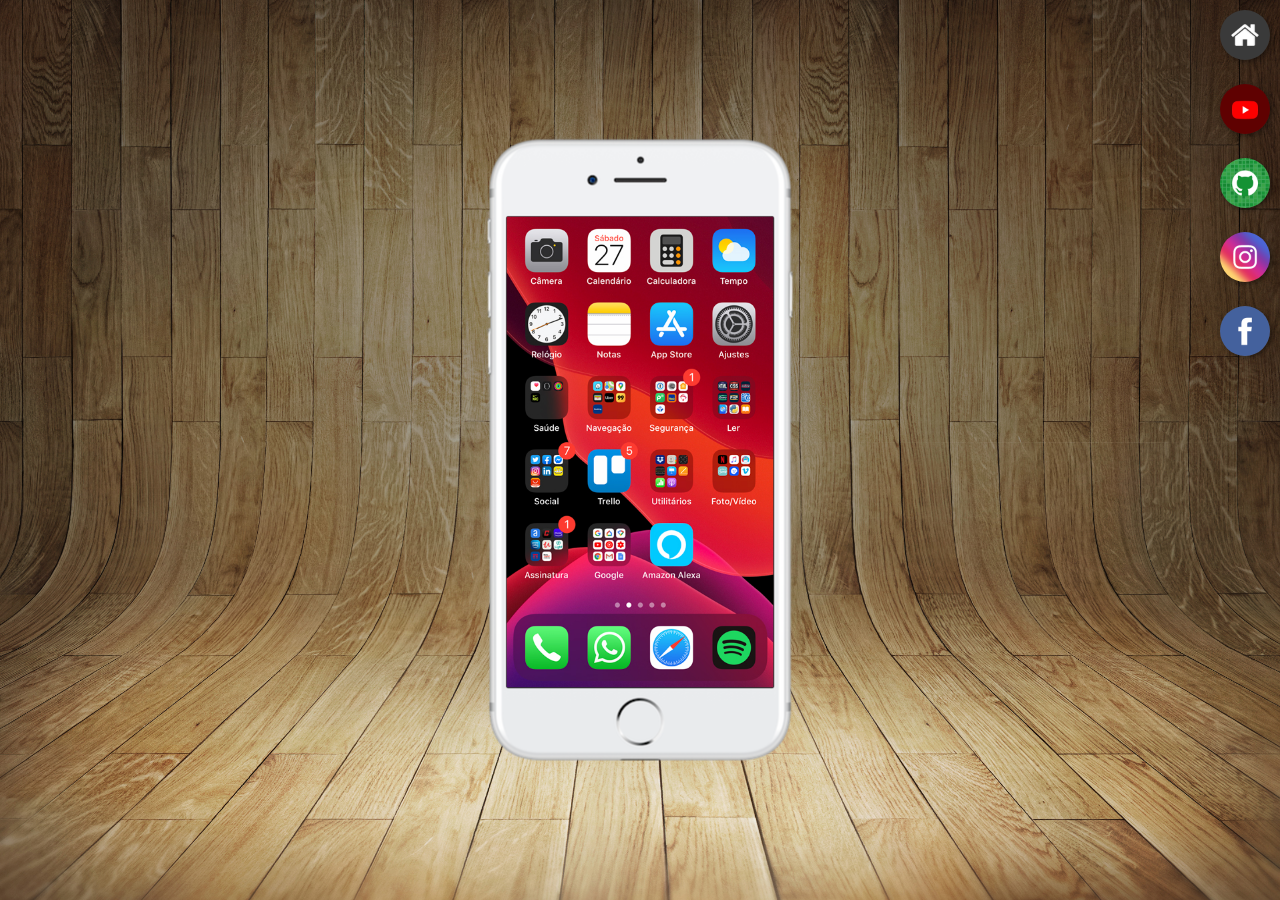
<file: index.html>
<!DOCTYPE html>
<html lang="pt-br">
<head>
    <meta charset="UTF-8">
    <meta name="viewport" content="width=device-width, initial-scale=1.0">
    <title>Projetos redes sociais</title>
    <link rel="shortcut icon" href="favicon.ico" type="image/x-icon">
    <link rel="stylesheet" href="estilos/style.css">
</head>
<body>
    <main>
        <section id="telefone">
            <iframe src="home.html" name="tela" id="tela" frameborder="0">
                Seu navegador não é compatível com isso
            </iframe>
        </section>
        <section id="redes-sociais">
            <a href="home.html" target="tela"><img src="imagens/logo-home.jpg" alt="Home"></a><br>
            <a href="youtube.html" target="tela"><img src="imagens/logo-youtube.jpg" alt="Youtube"></a><br>
            <a href="github.html" target="tela"><img src="imagens/logo-github.jpg" alt="GitHub"></a><br>
            <a href="insta.html" target="tela"><img src="imagens/logo-instagram.jpg" alt="Instagram"></a><br>
            <a href="face.html" target="tela"><img src="imagens/logo-facebook.jpg" alt="Facebook"></a>
        </section>
    </main>
</body>
</html>
</file>
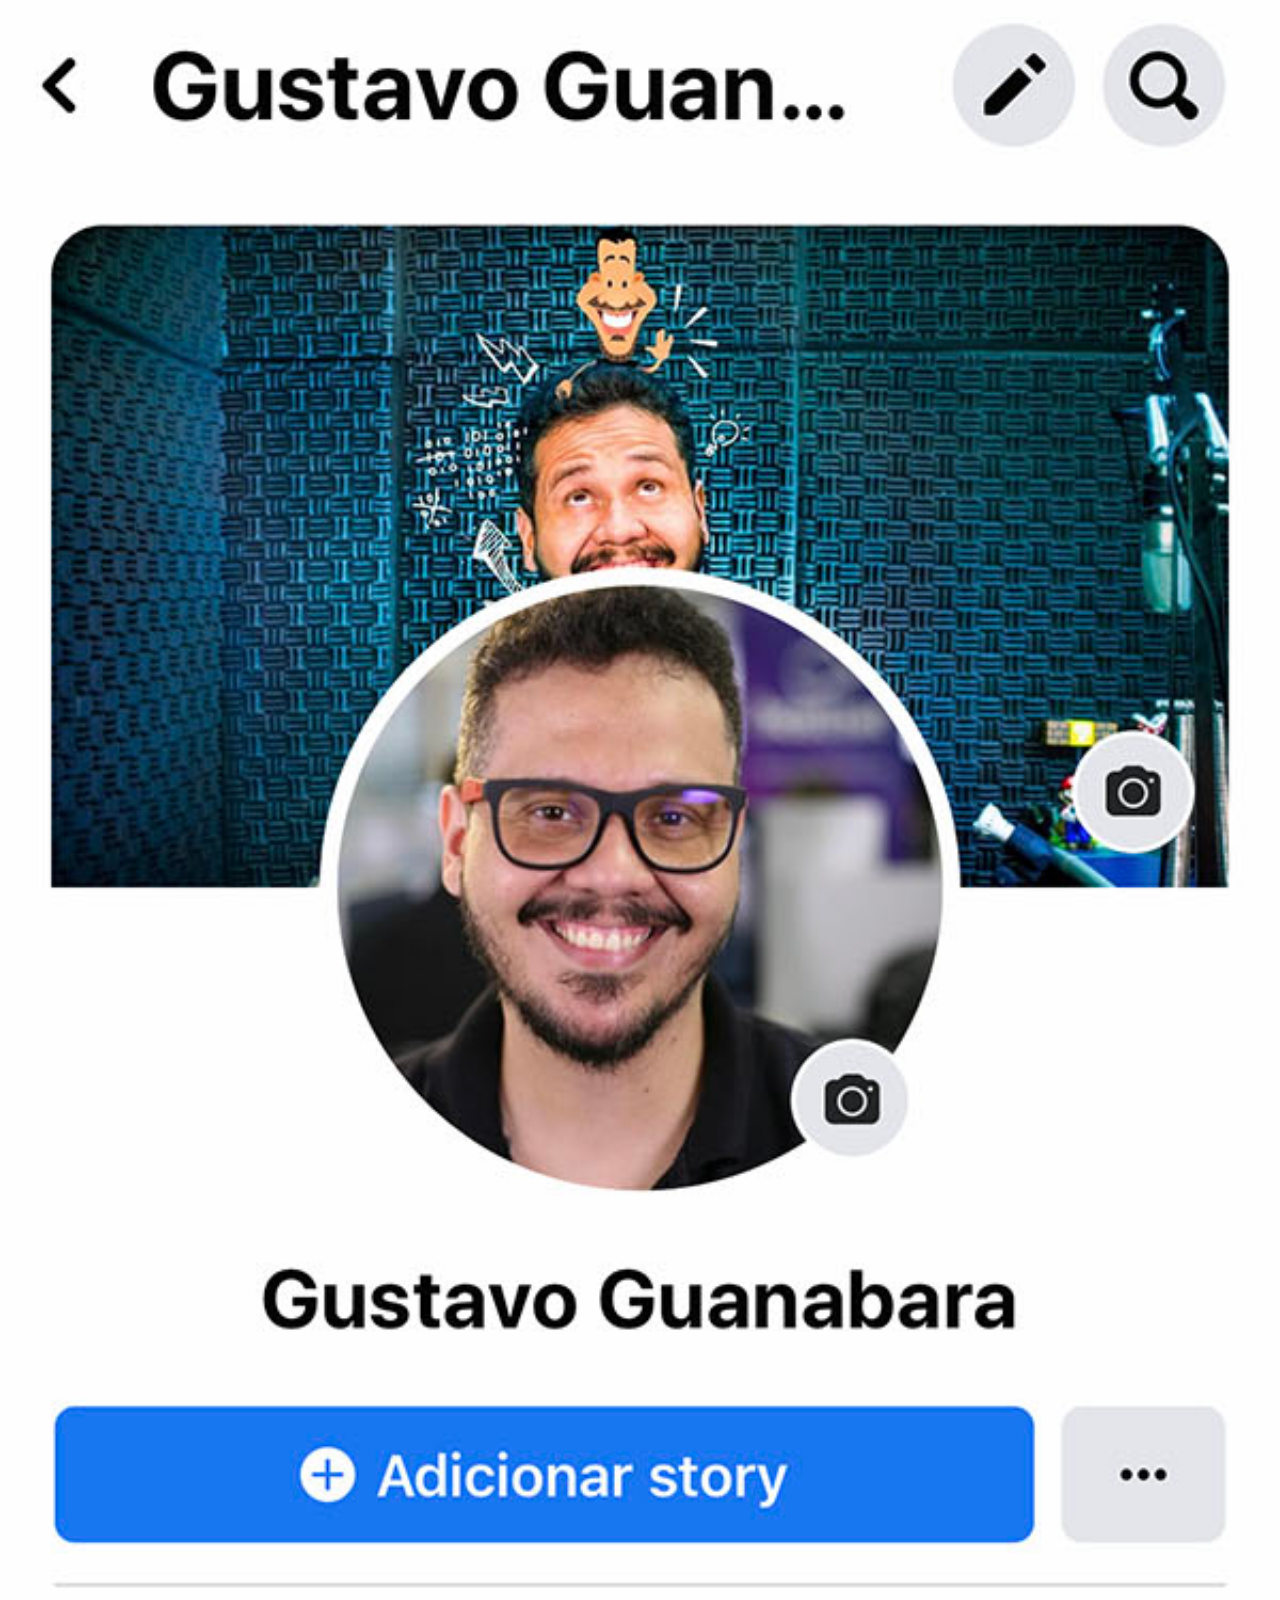
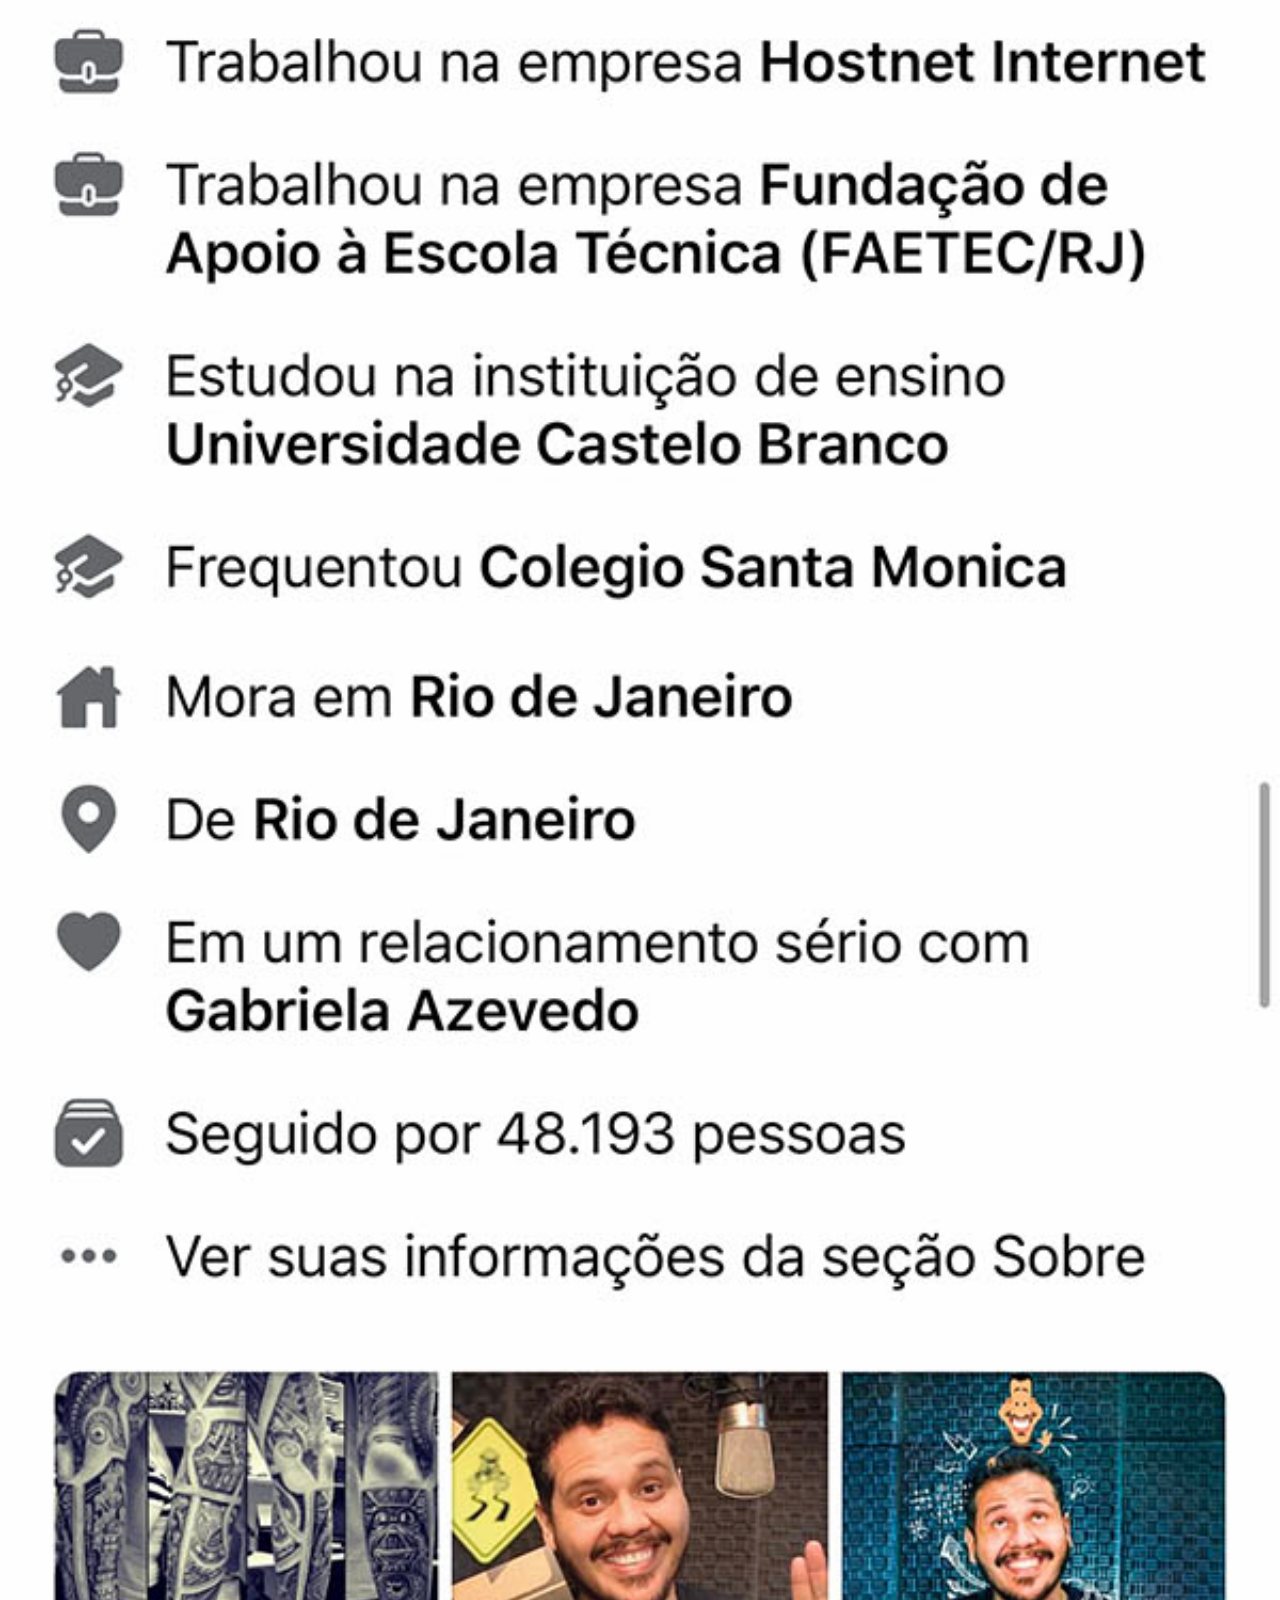
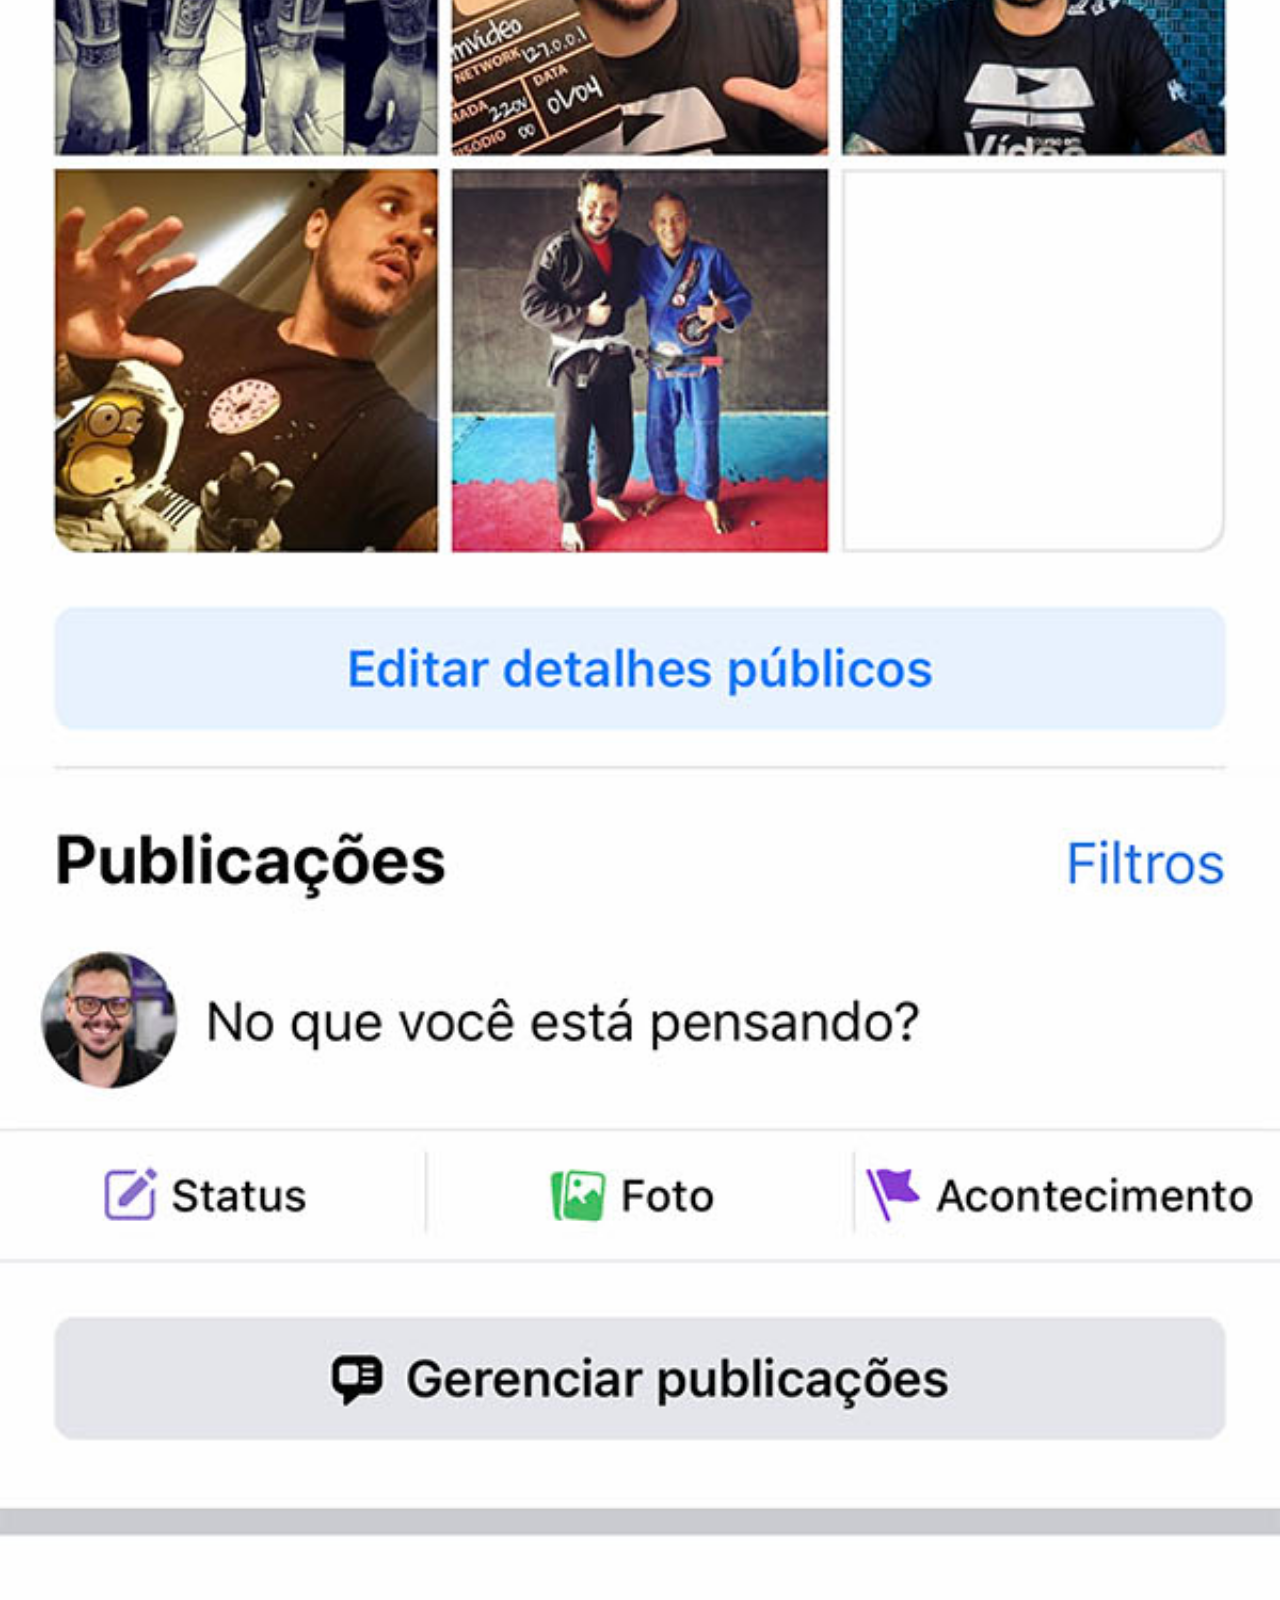
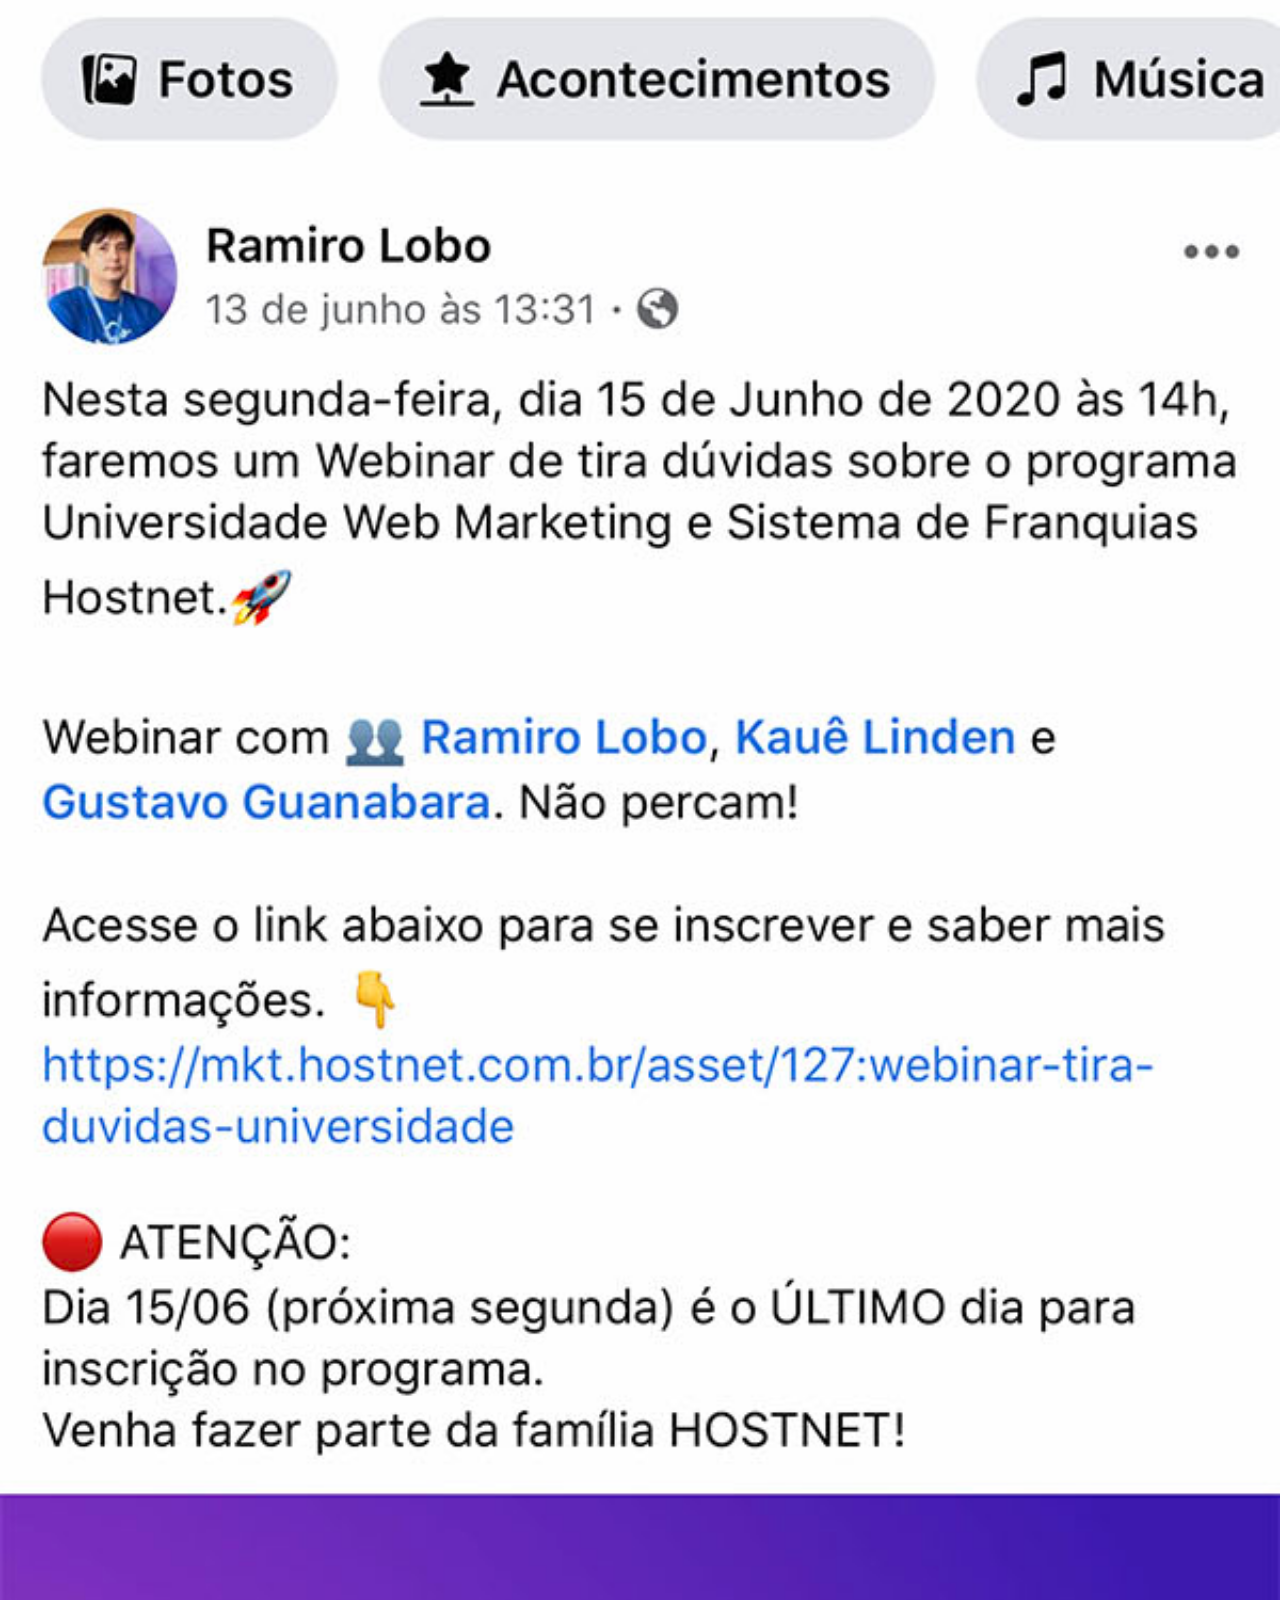
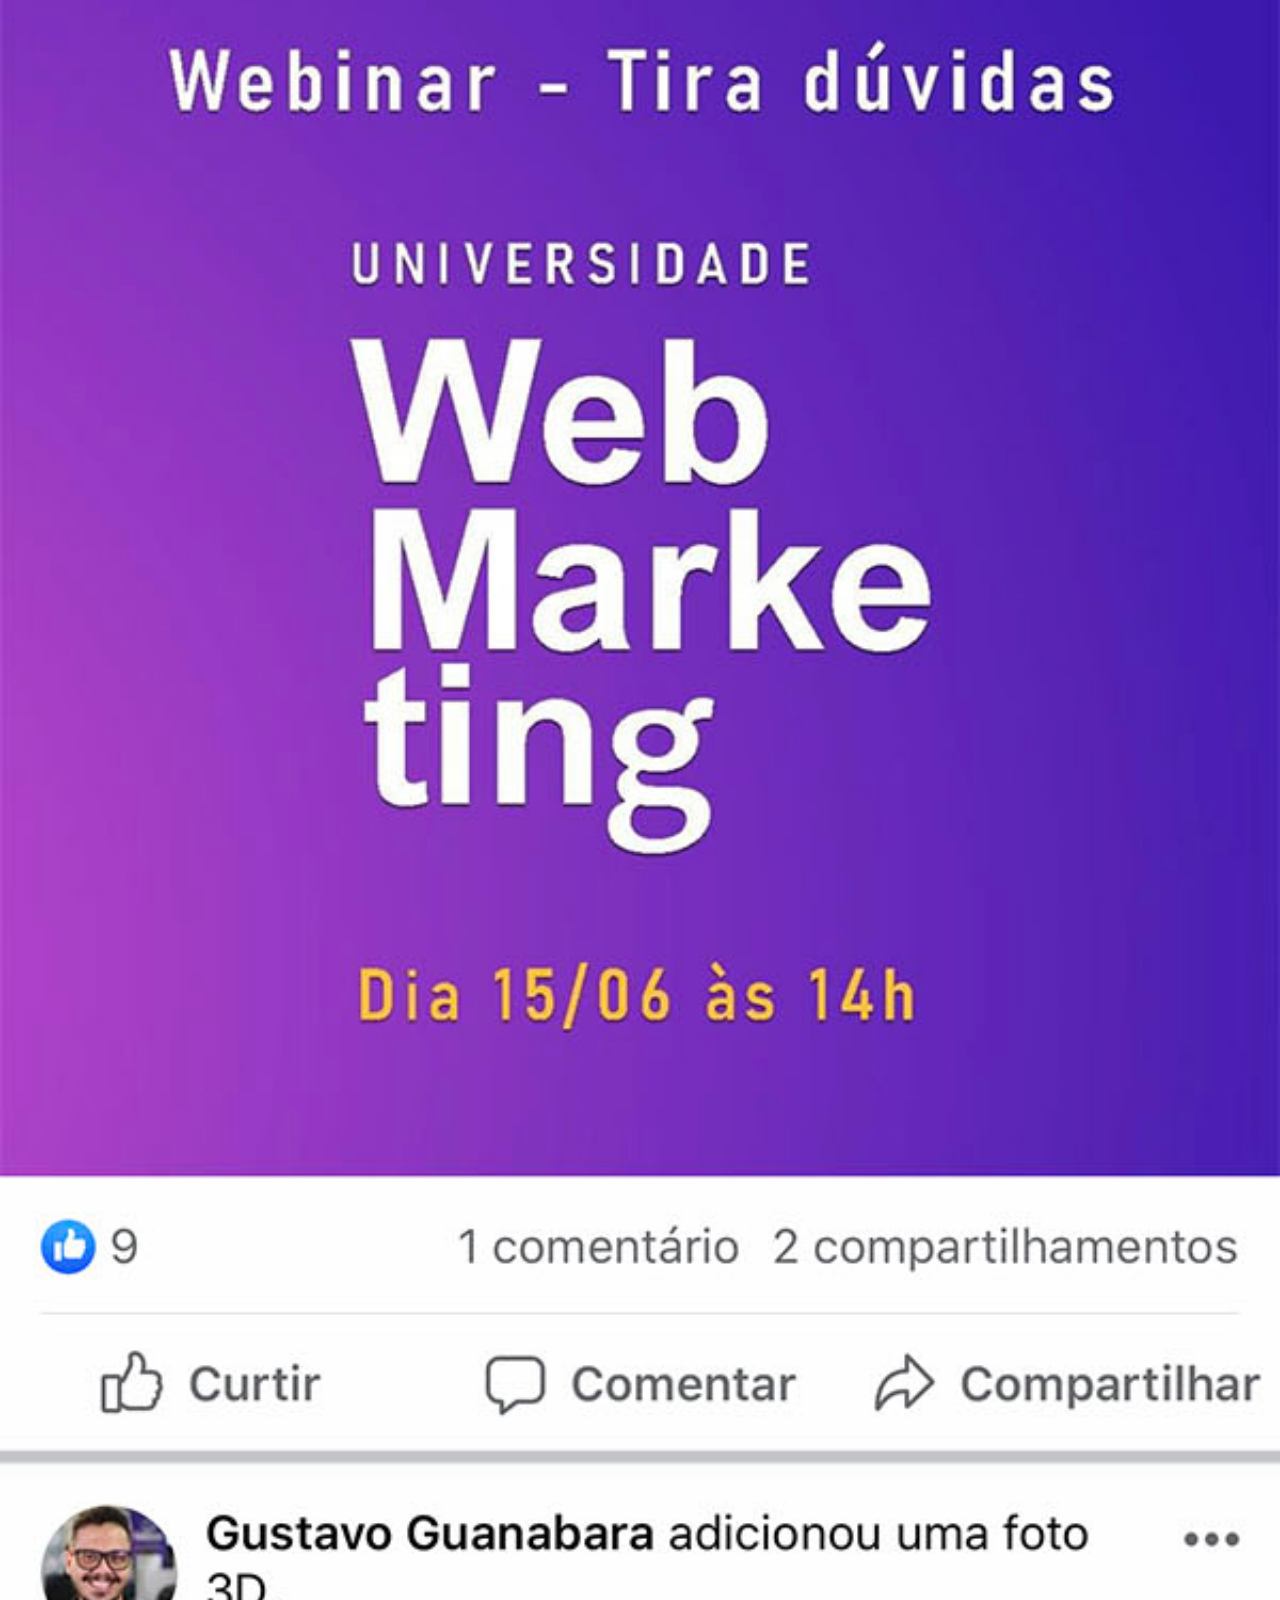
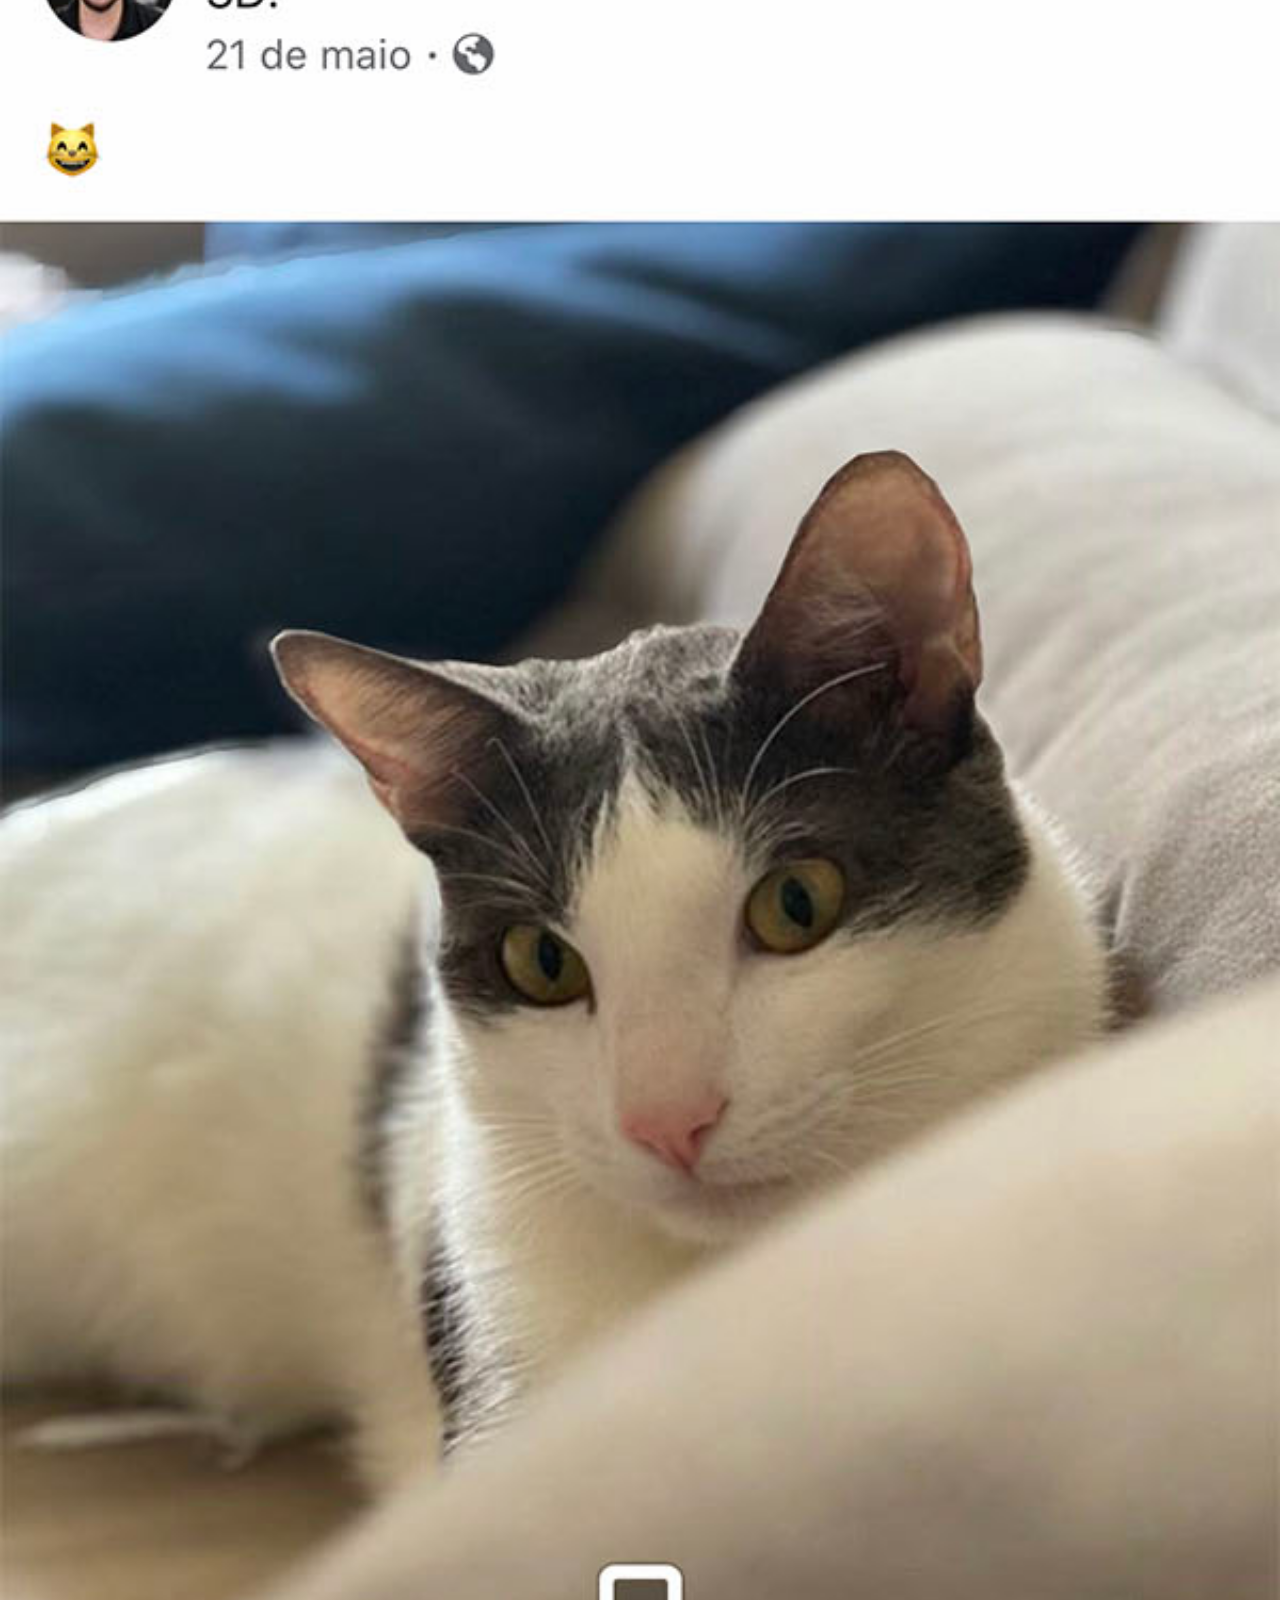
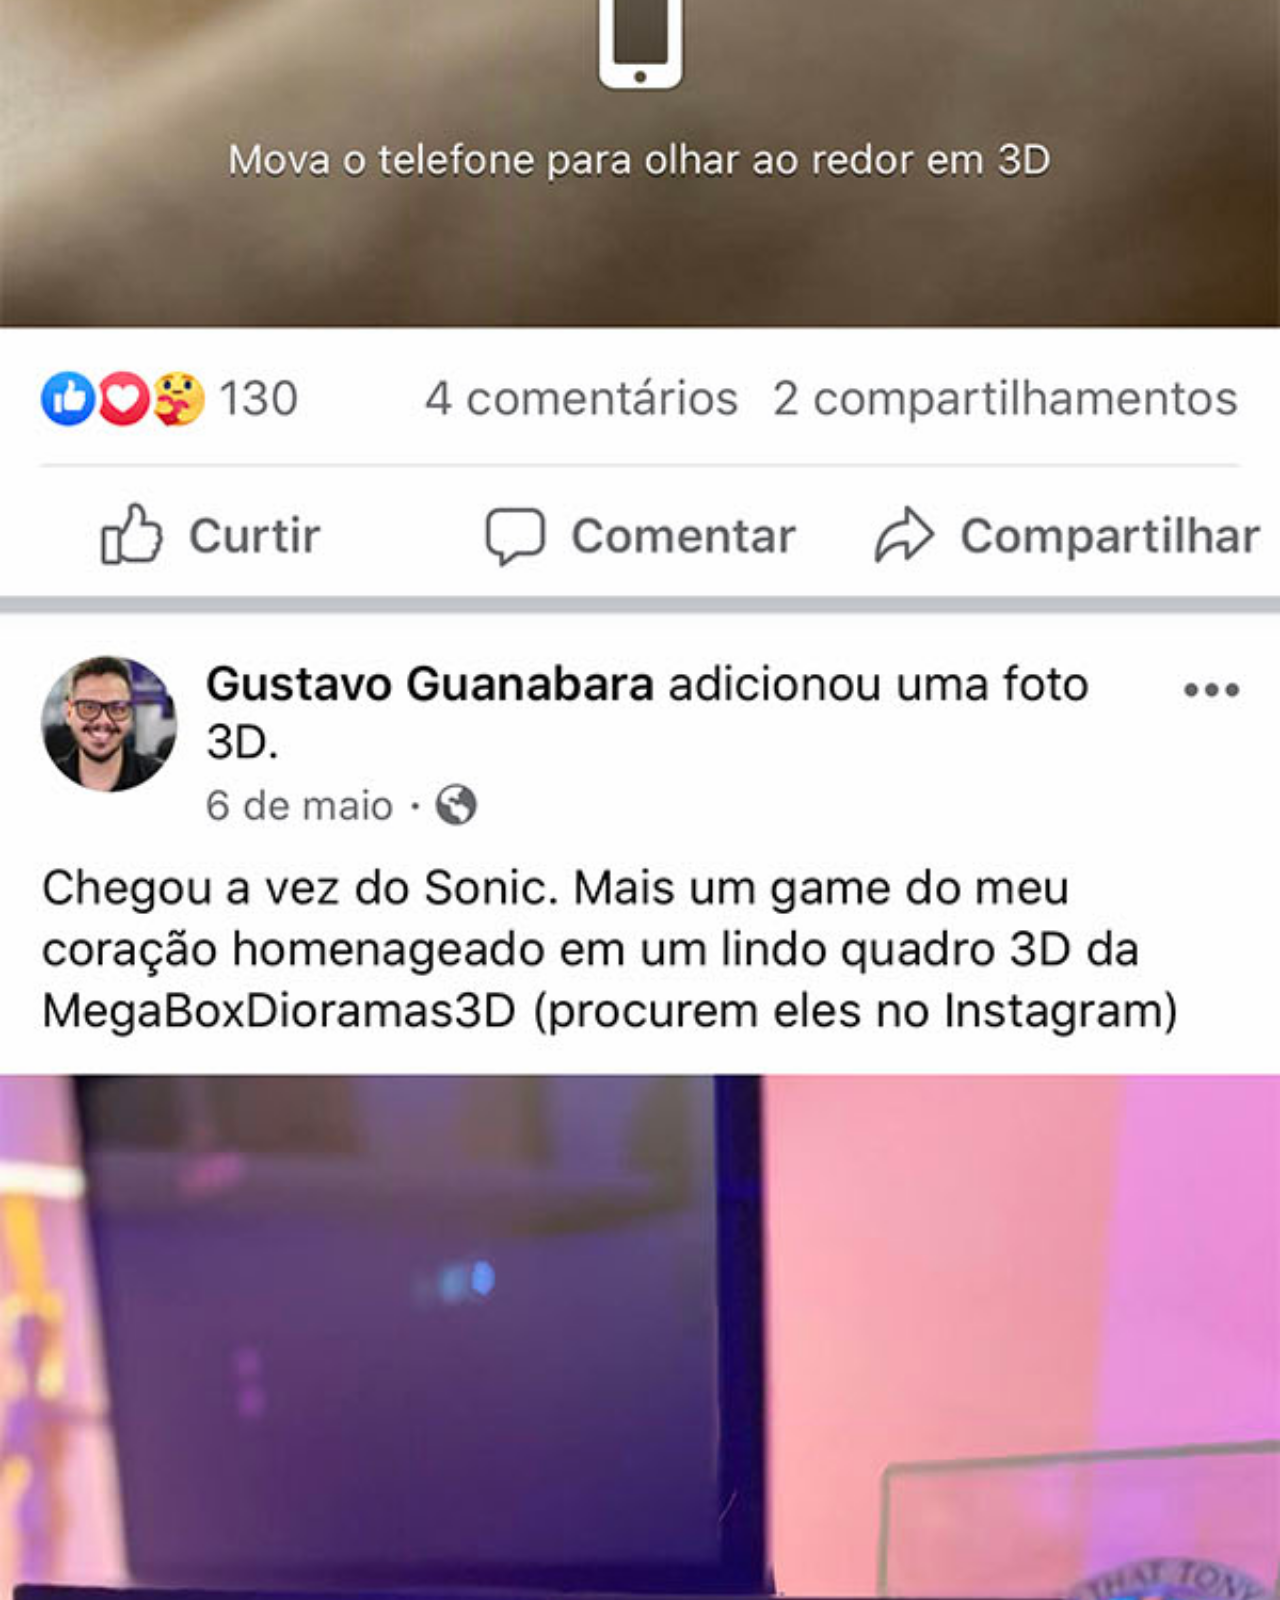
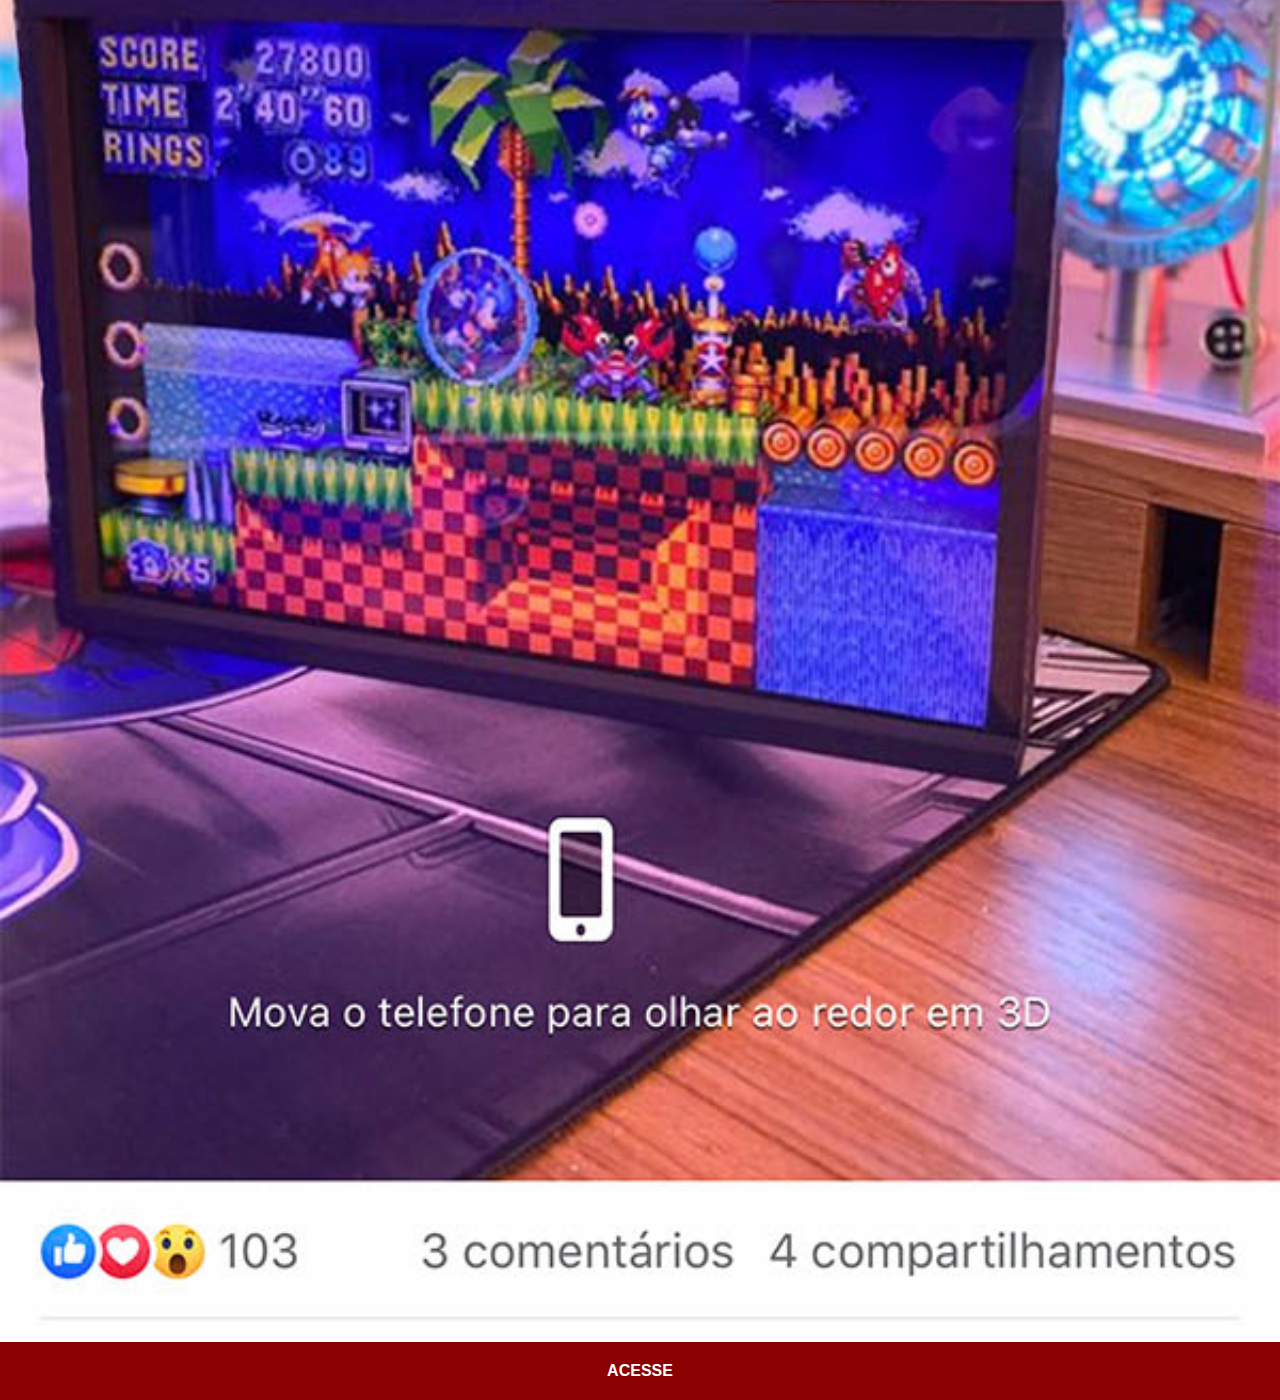
<file: face.html>
<!DOCTYPE html>
<html lang="pt-br">
<head>
    <meta charset="UTF-8">
    <meta name="viewport" content="width=device-width, initial-scale=1.0">
    <title>Facebook</title>
    <link rel="stylesheet" href="estilos/social.css">
</head>
<body>
    <img src="imagens/tela-facebook.jpg" alt="Facebook">
    <a href="https://www.facebook.com/gustavoguanabara/?locale=pt_BR" target="_blank">ACESSE</a>
</body>
</html>
</file>
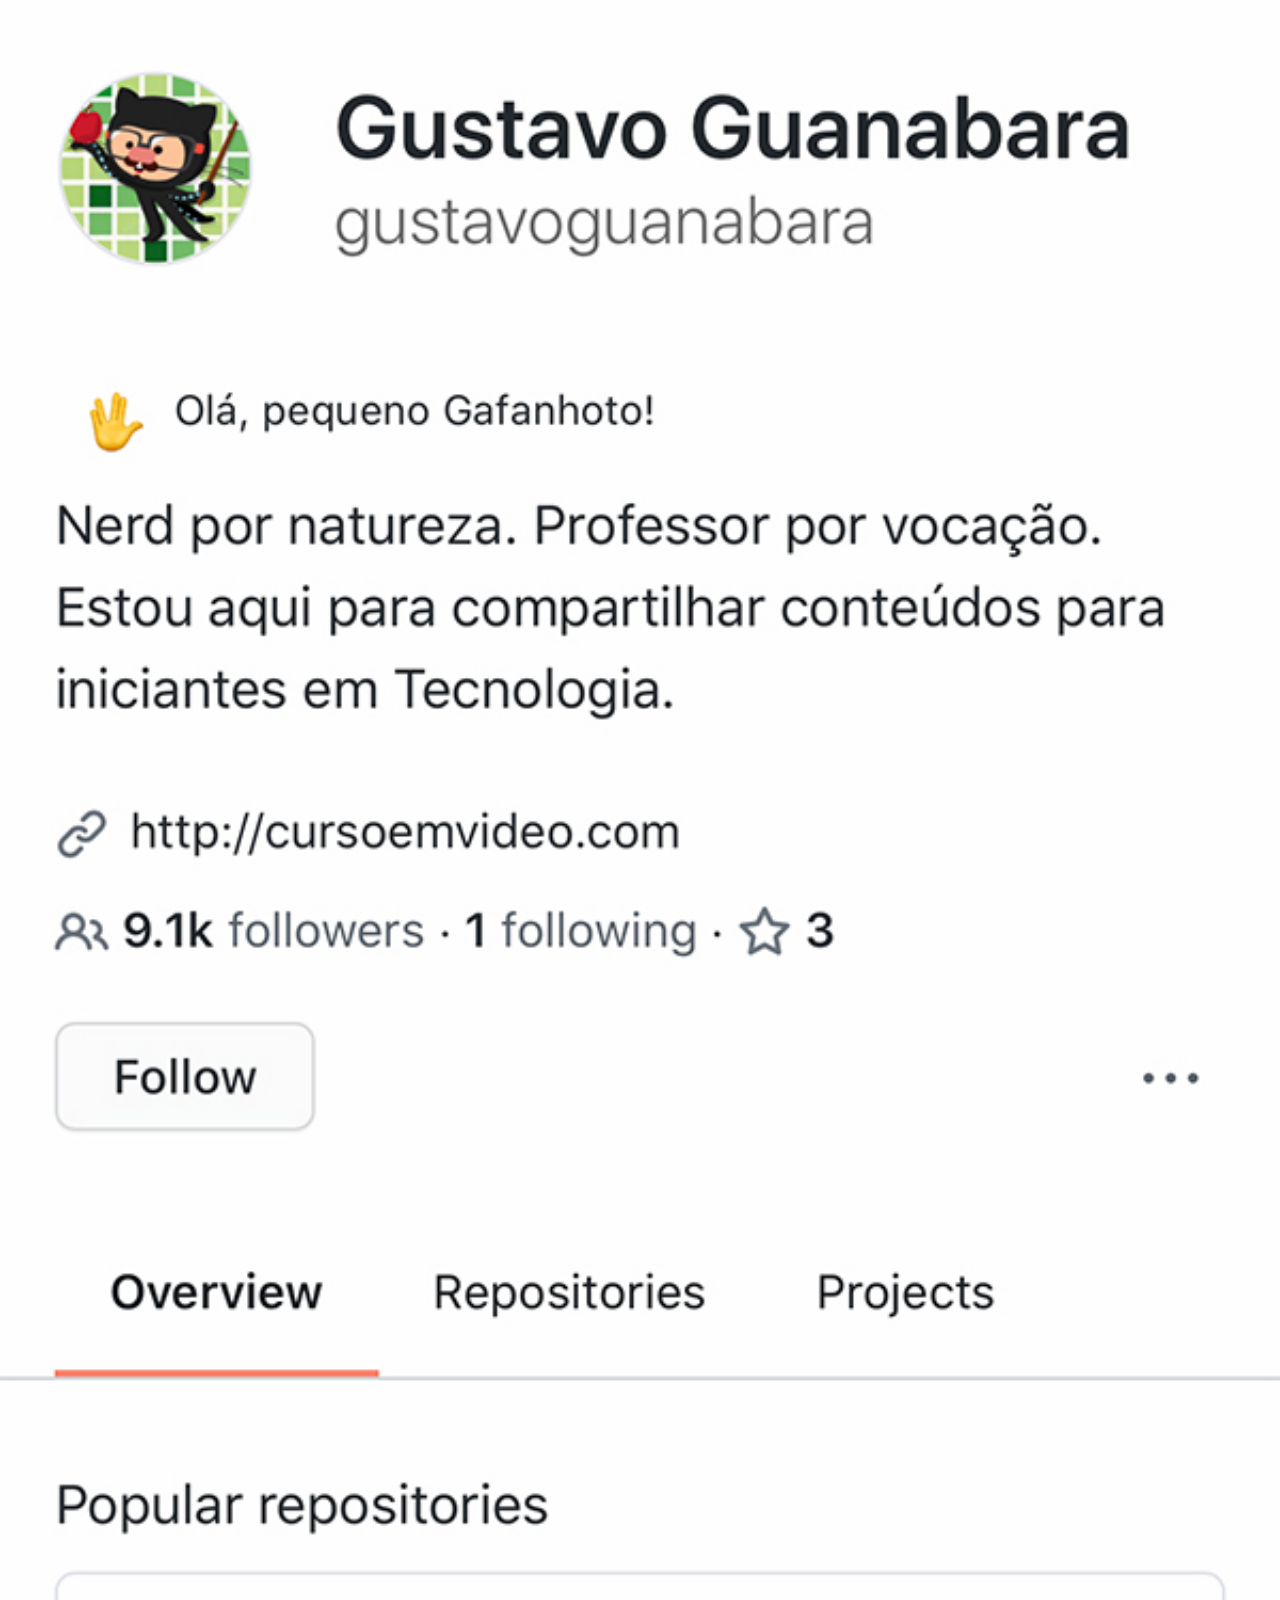
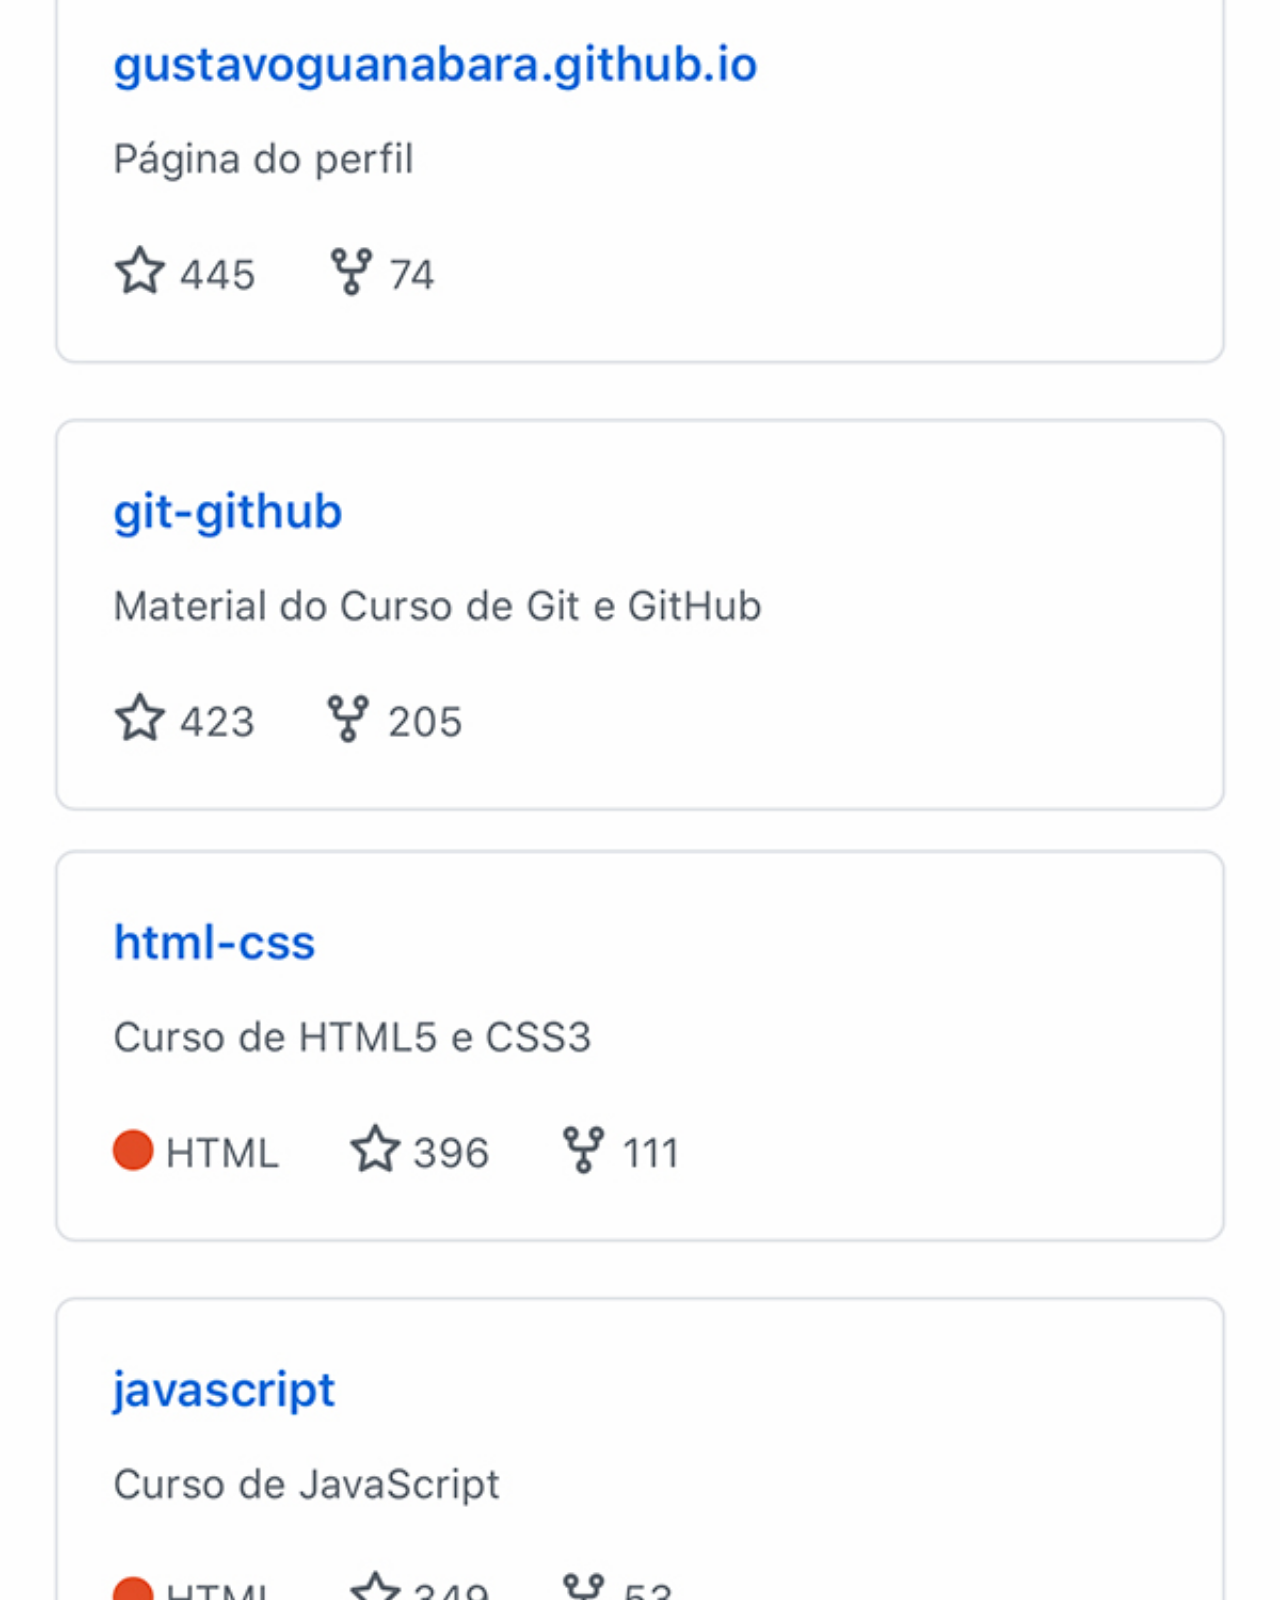
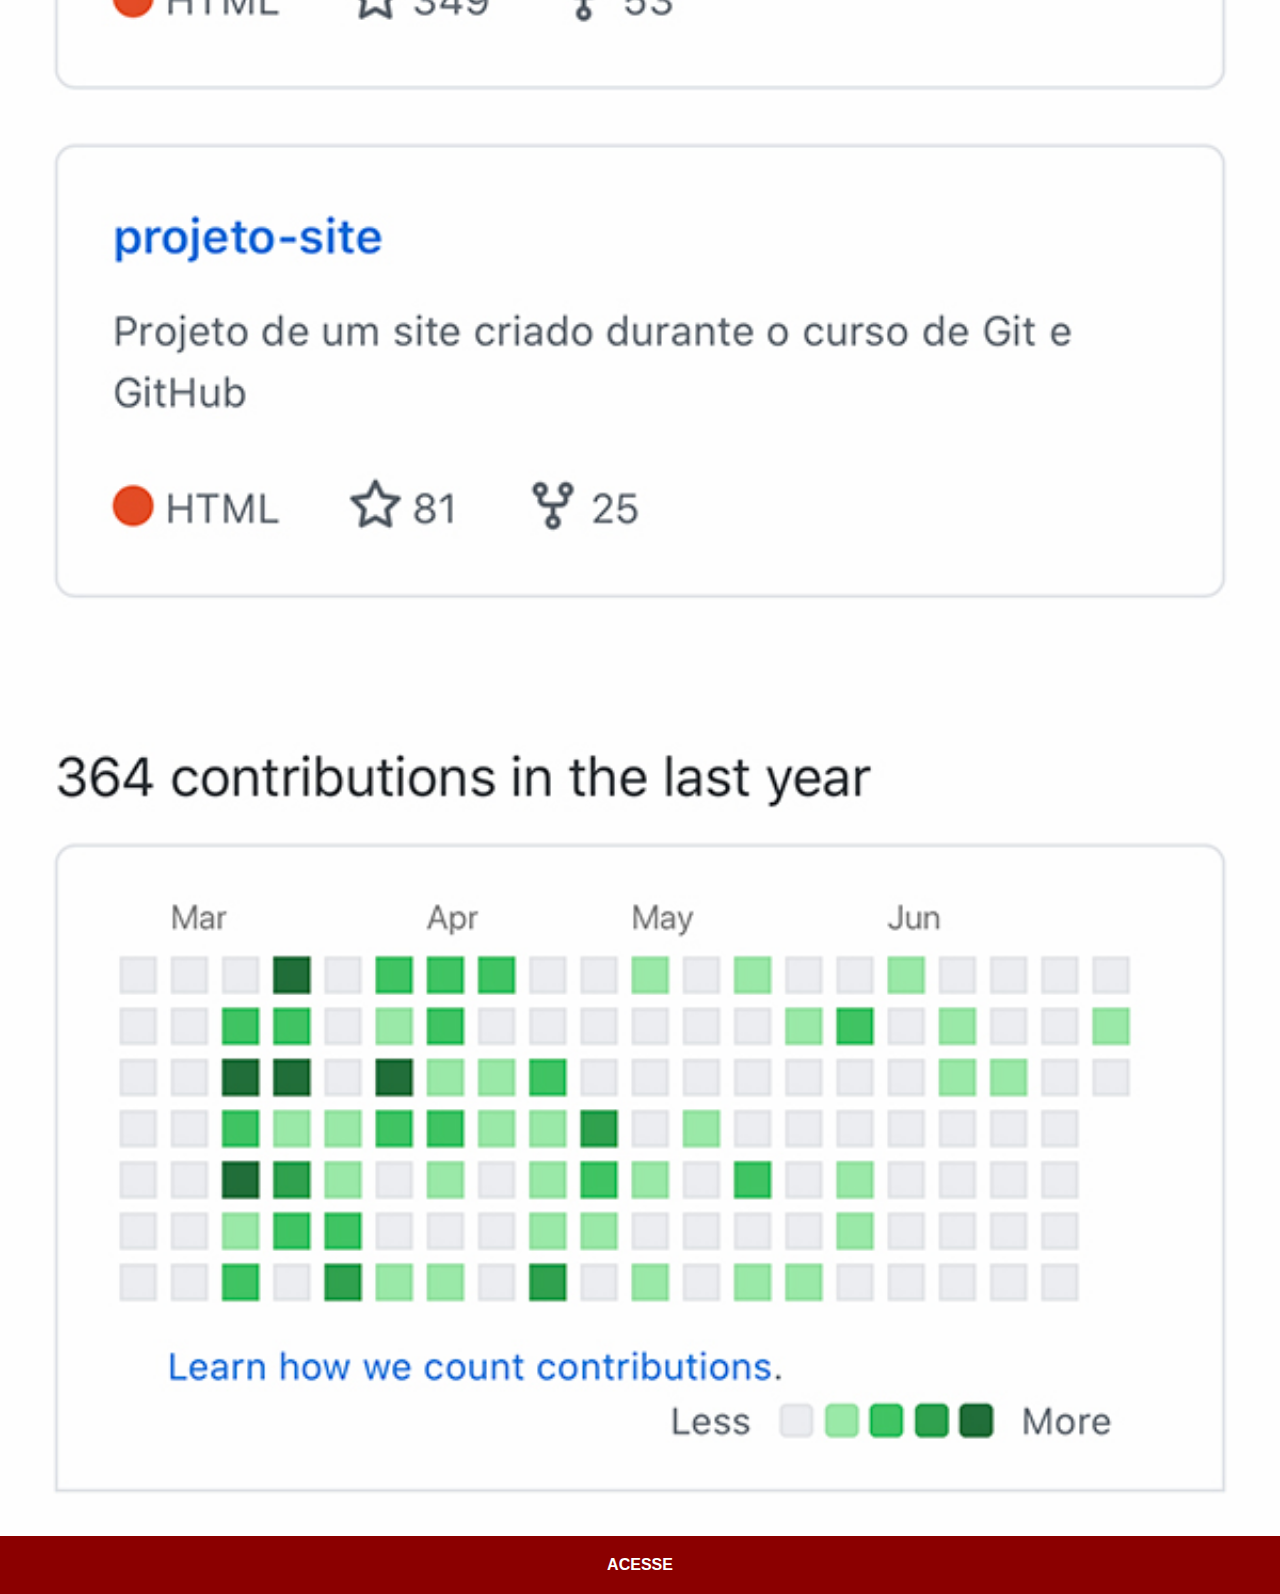
<file: github.html>
<!DOCTYPE html>
<html lang="pt-br">
<head>
    <meta charset="UTF-8">
    <meta name="viewport" content="width=device-width, initial-scale=1.0">
    <title>GitHub</title>
    <link rel="stylesheet" href="estilos/social.css">
</head>
<body>
    <img src="imagens/tela-github.jpg" alt="GitHub">
    <a href="https://github.com/Isabella-Pompeo" target="_blank">ACESSE</a>
</body>
</html>
</file>
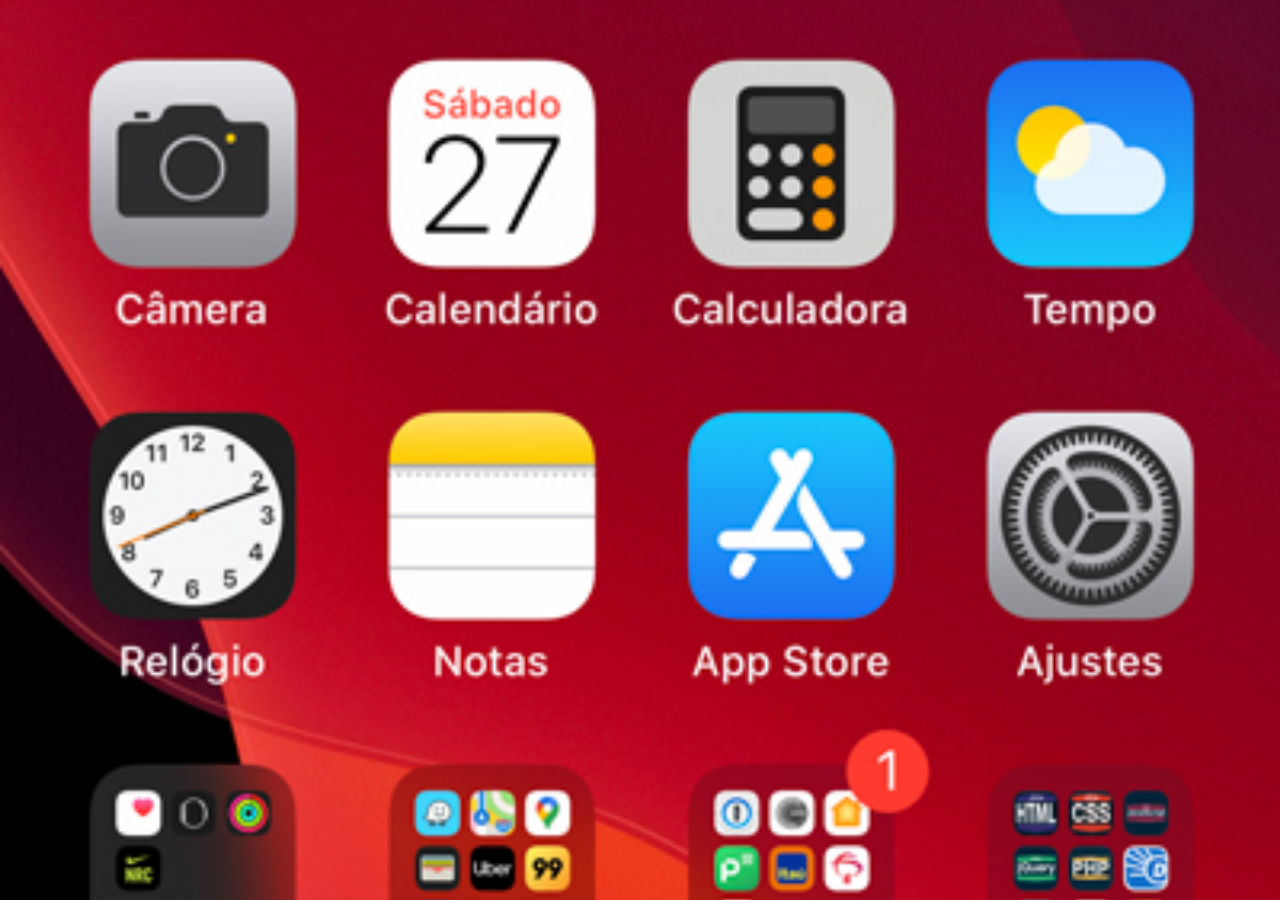
<file: home.html>
<!DOCTYPE html>
<html lang="pt-br">
<head>
    <meta charset="UTF-8">
    <meta name="viewport" content="width=device-width, initial-scale=1.0">
    <title>Home</title>
    <style>
        * {
            margin: 0px;
            padding: 0px;
        }

        body {
            width: 100vw;
            height: 100vh;
            background: black url('imagens/tela-home.jpg') no-repeat top center;
            background-size: cover;
        }
    </style>
</head>
<body>
    
</body>
</html>
</file>
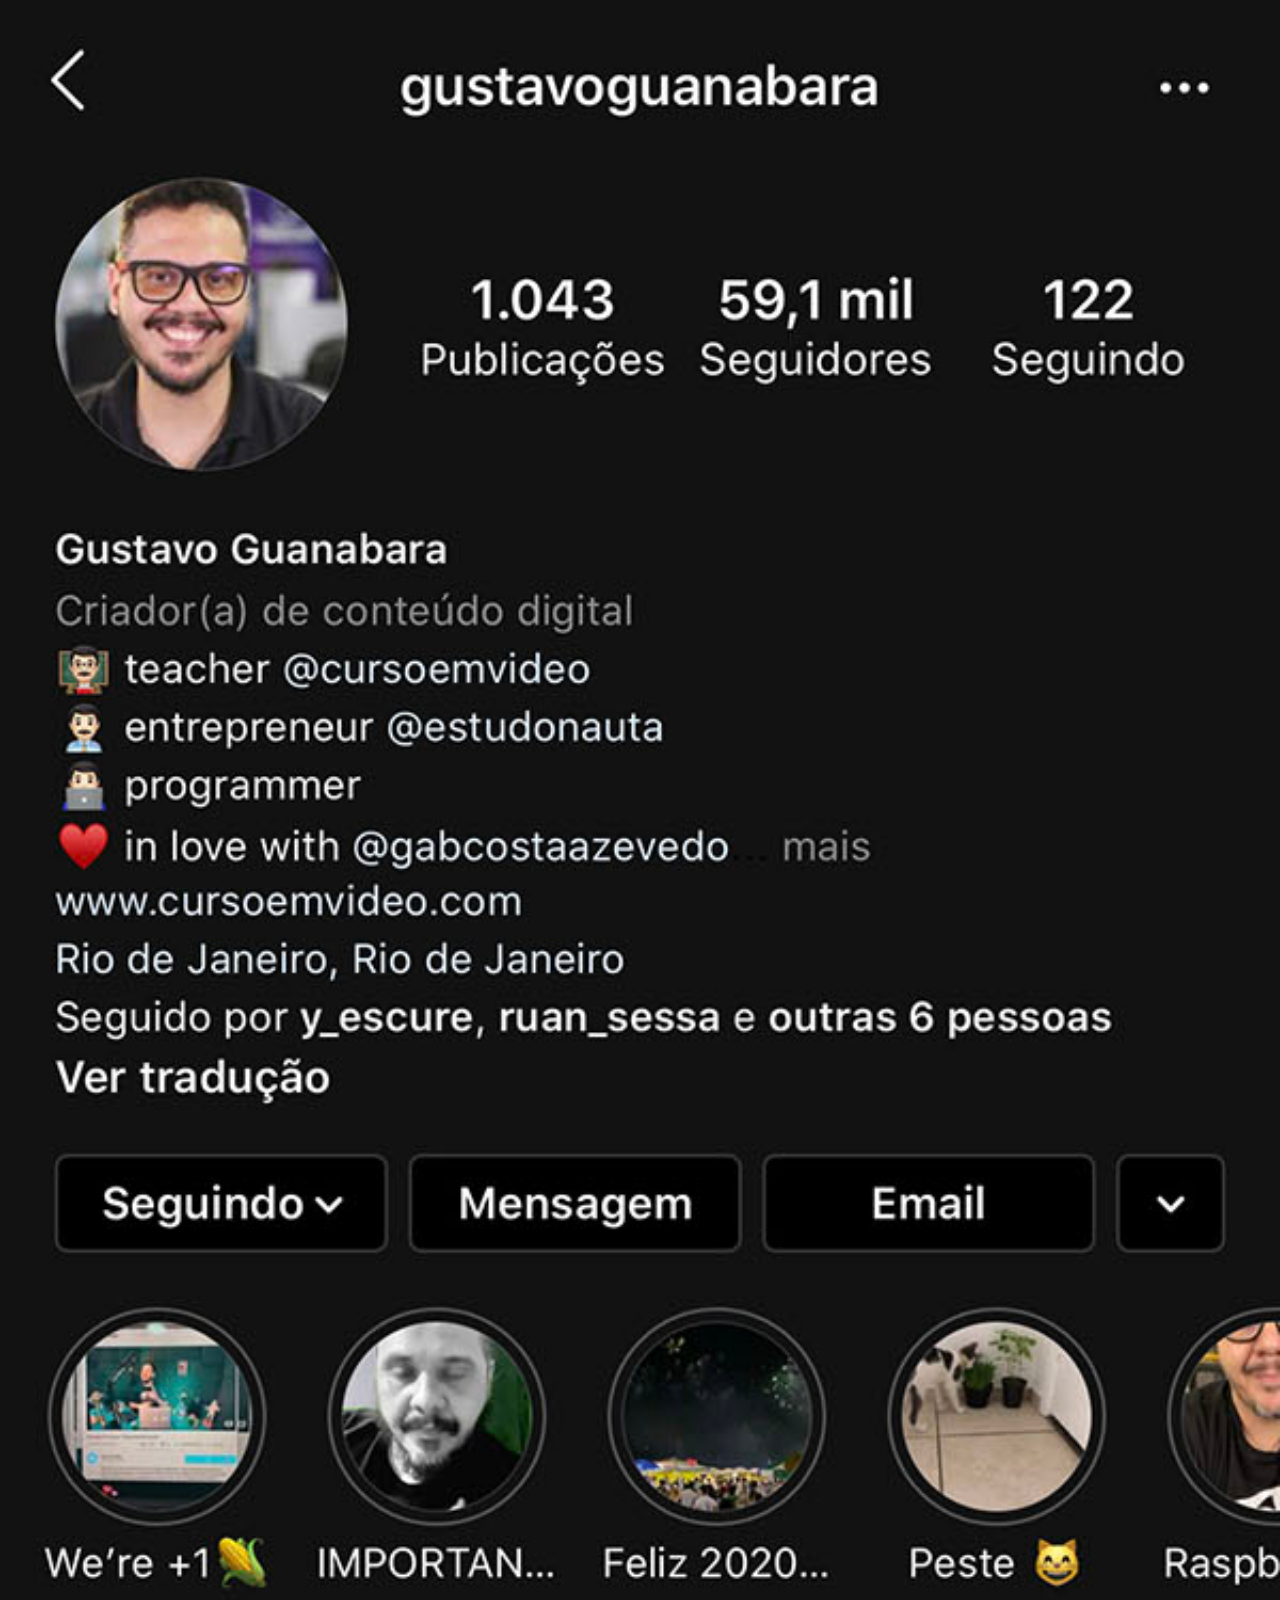
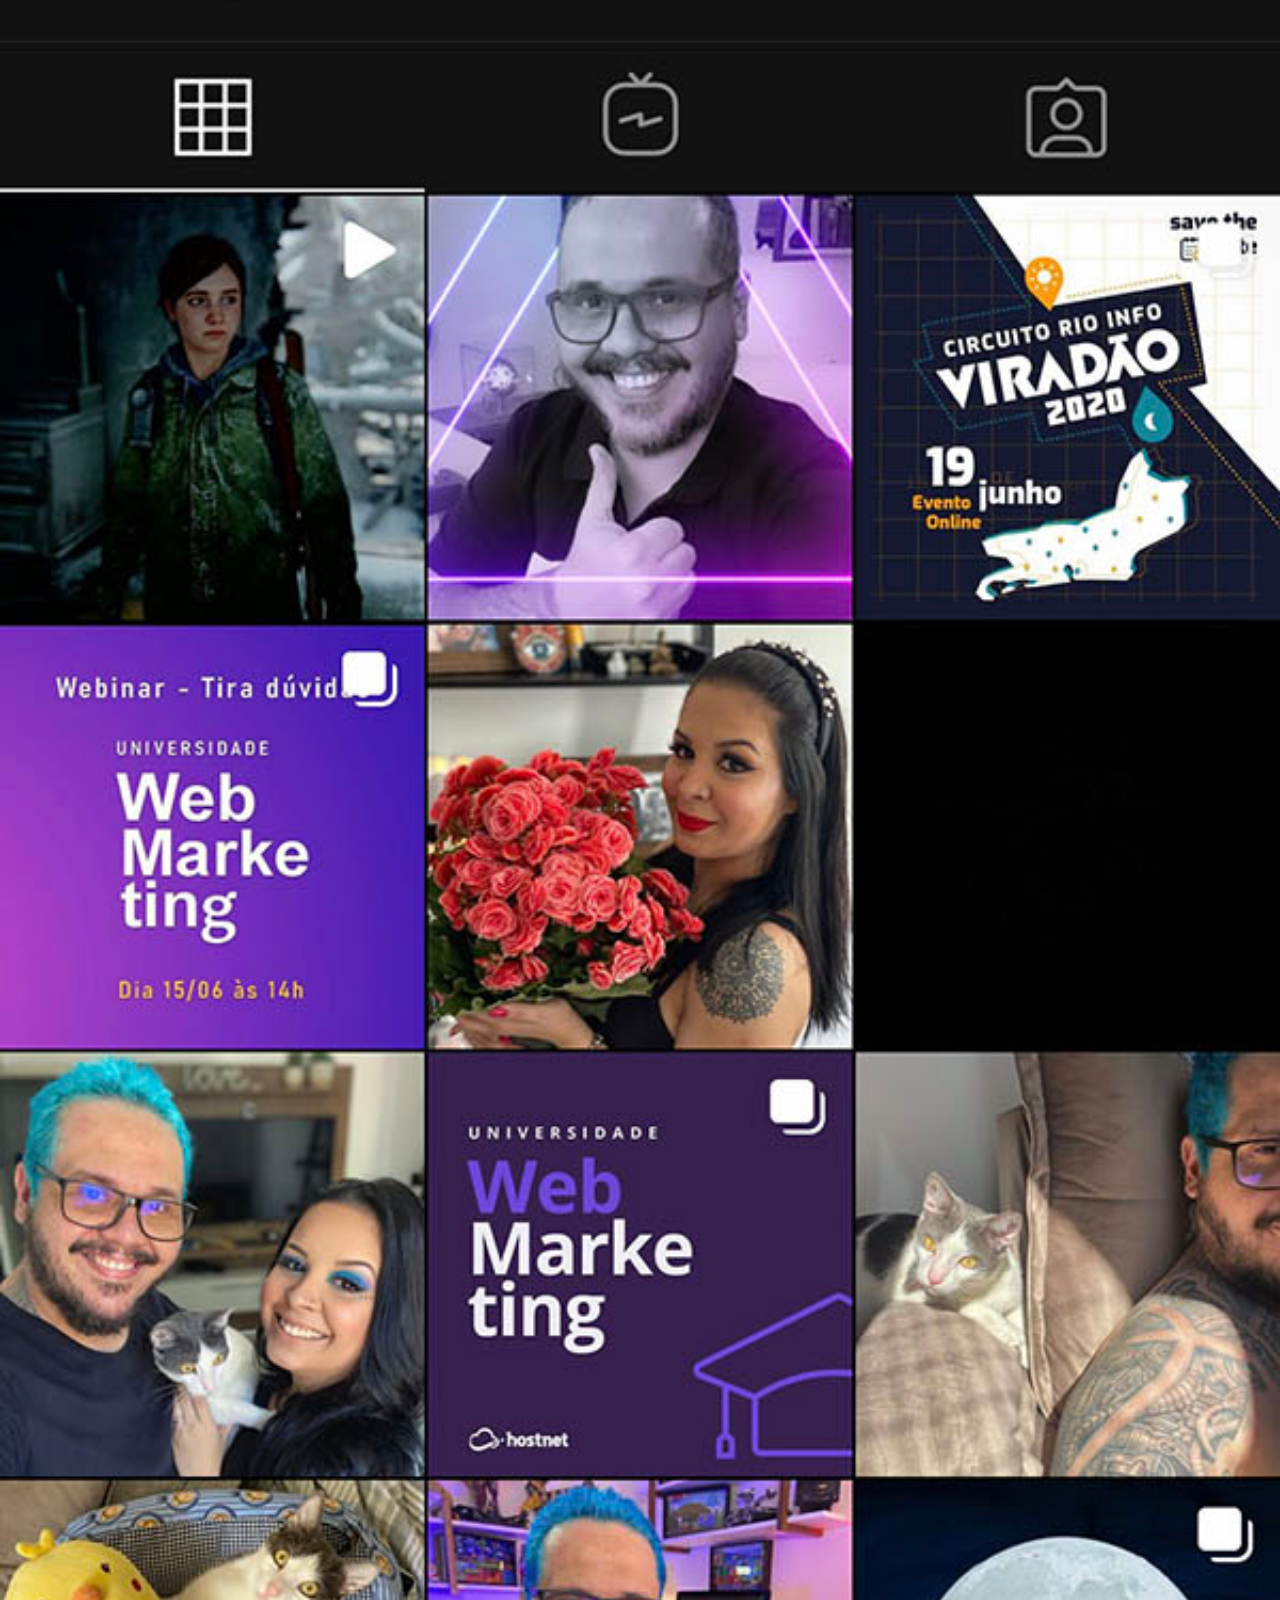
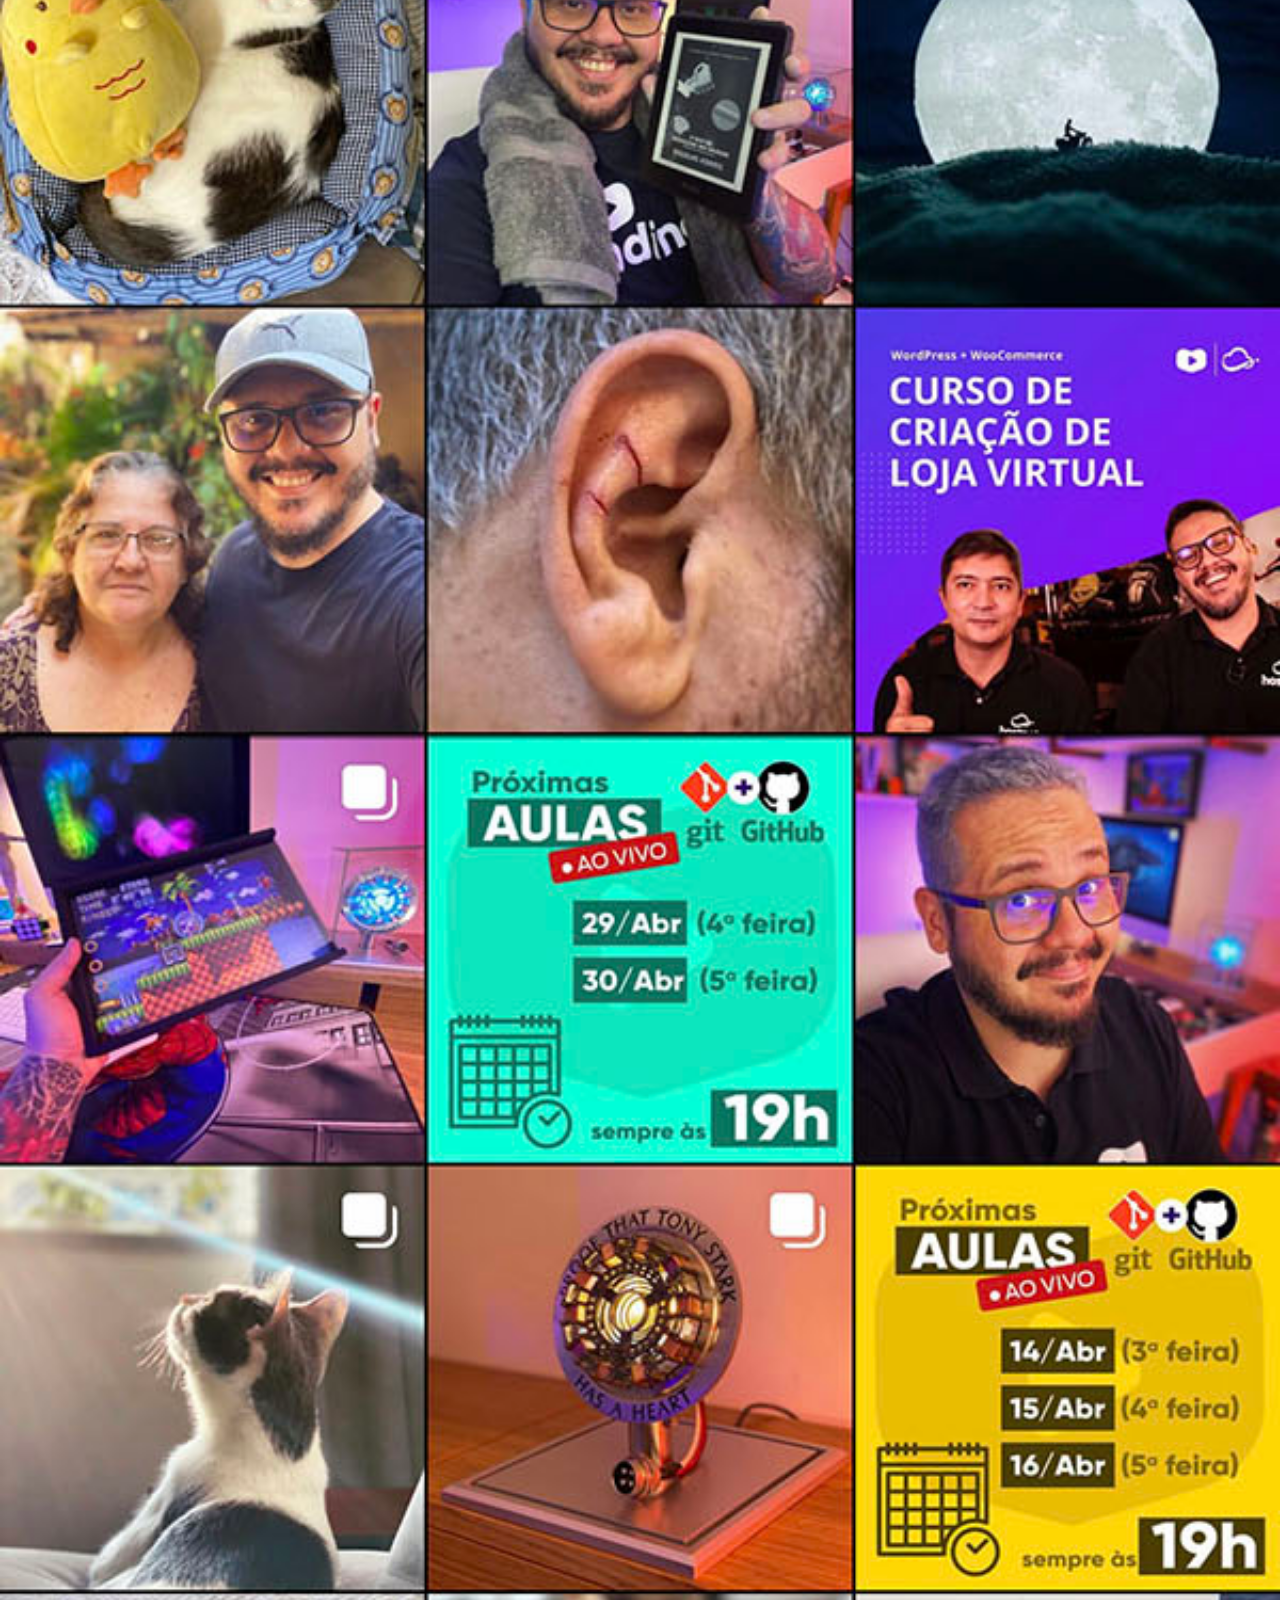
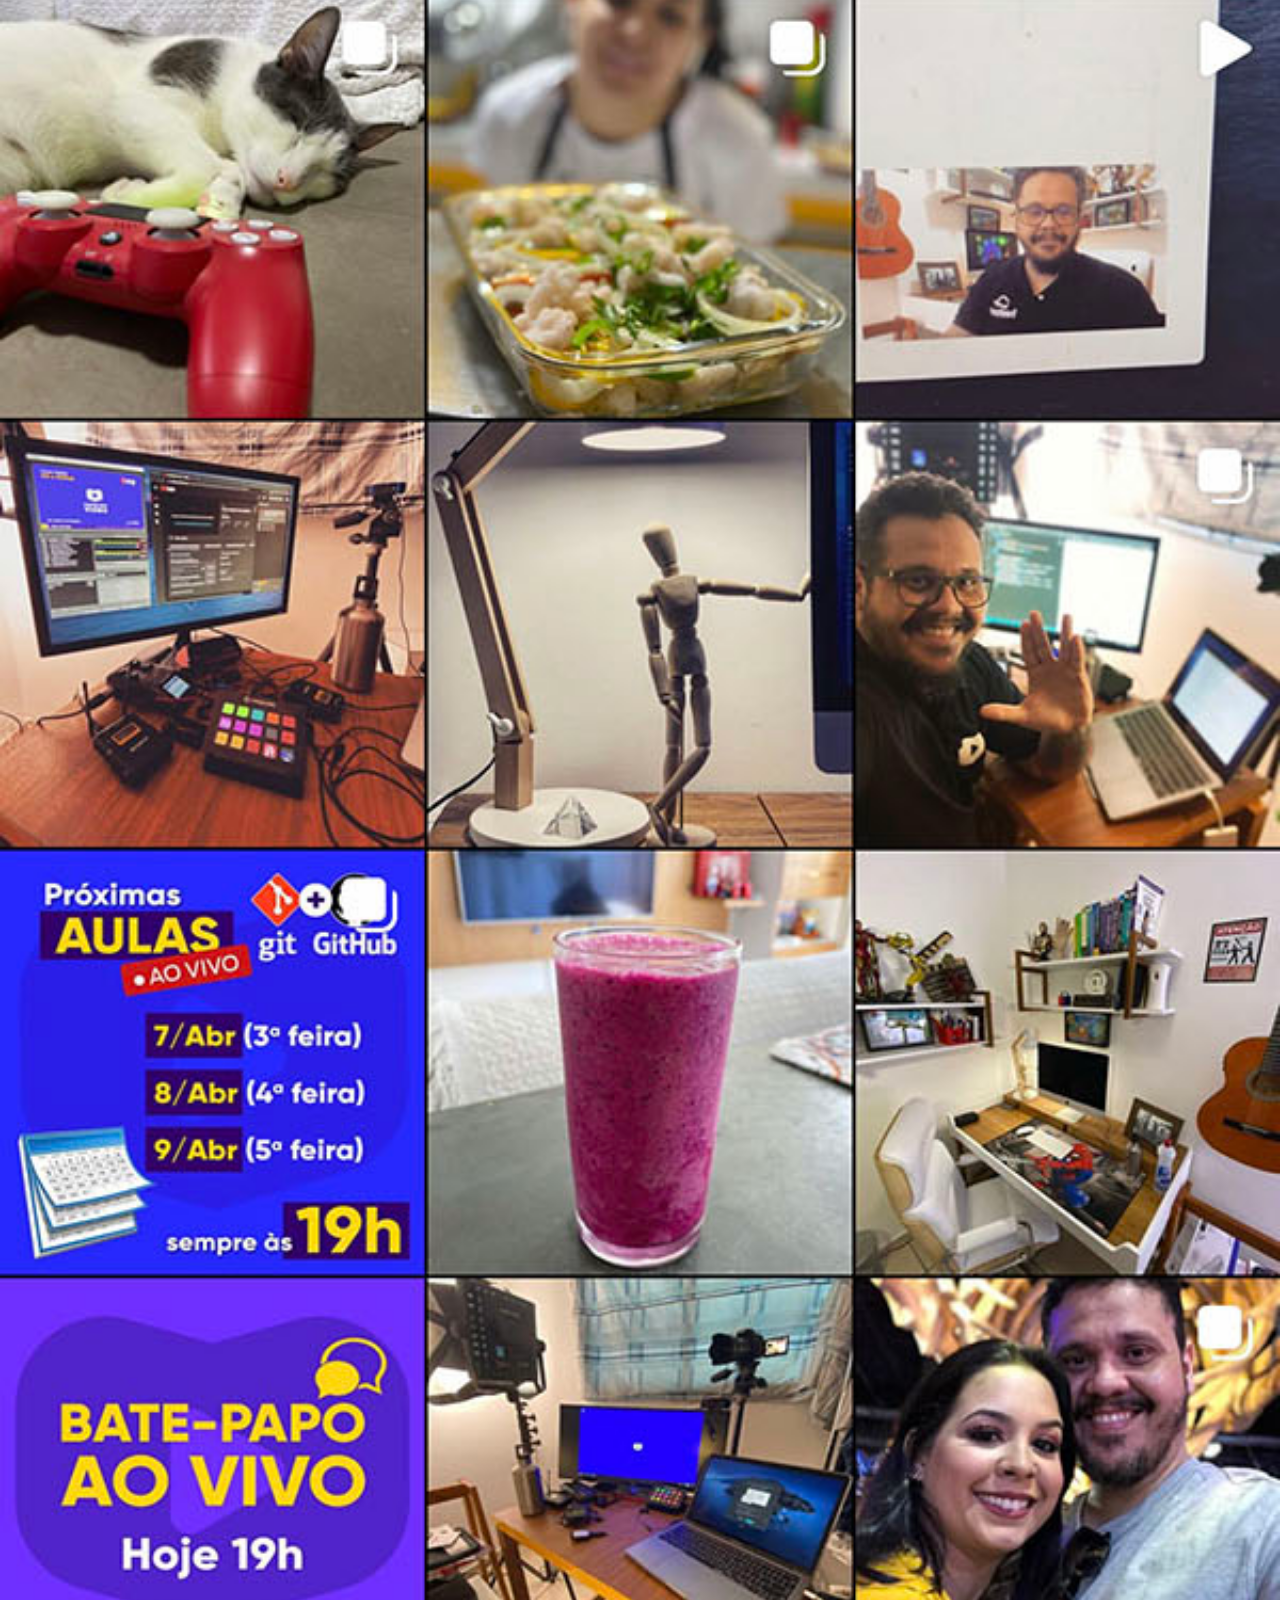
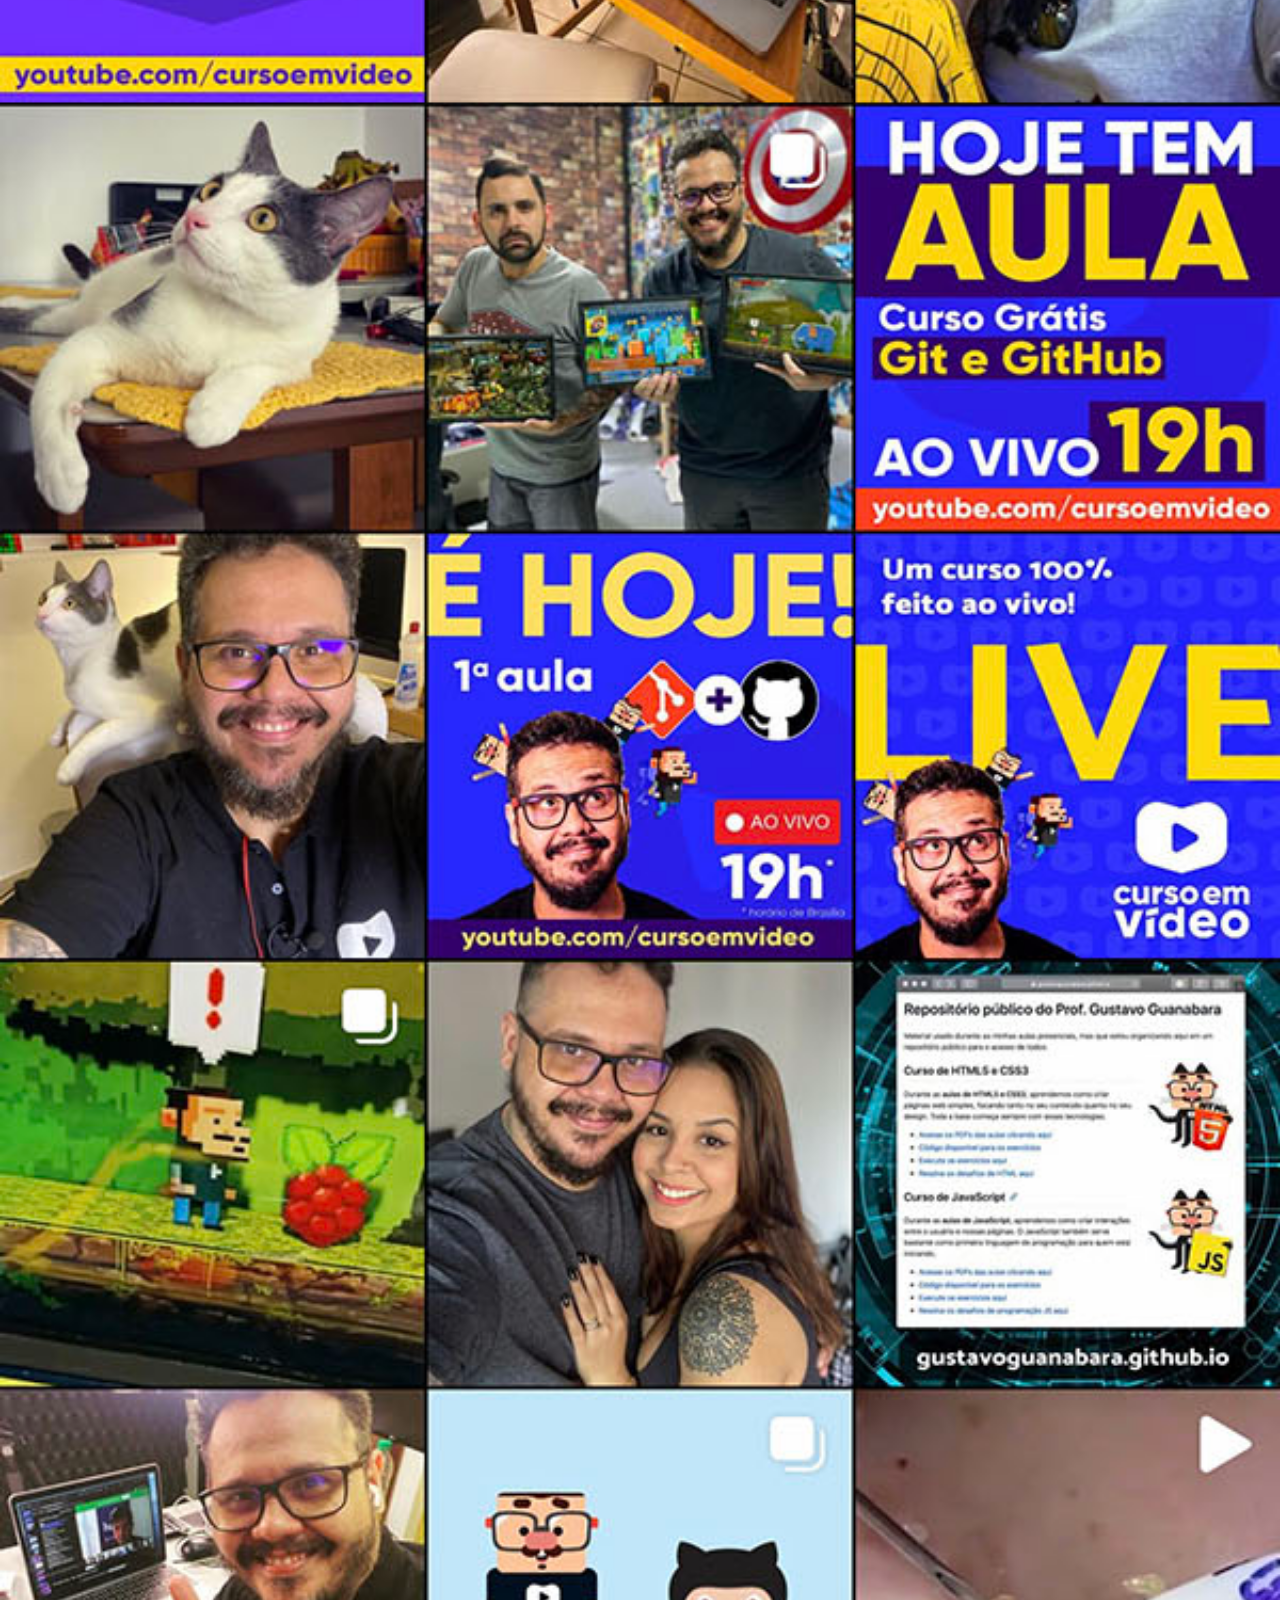
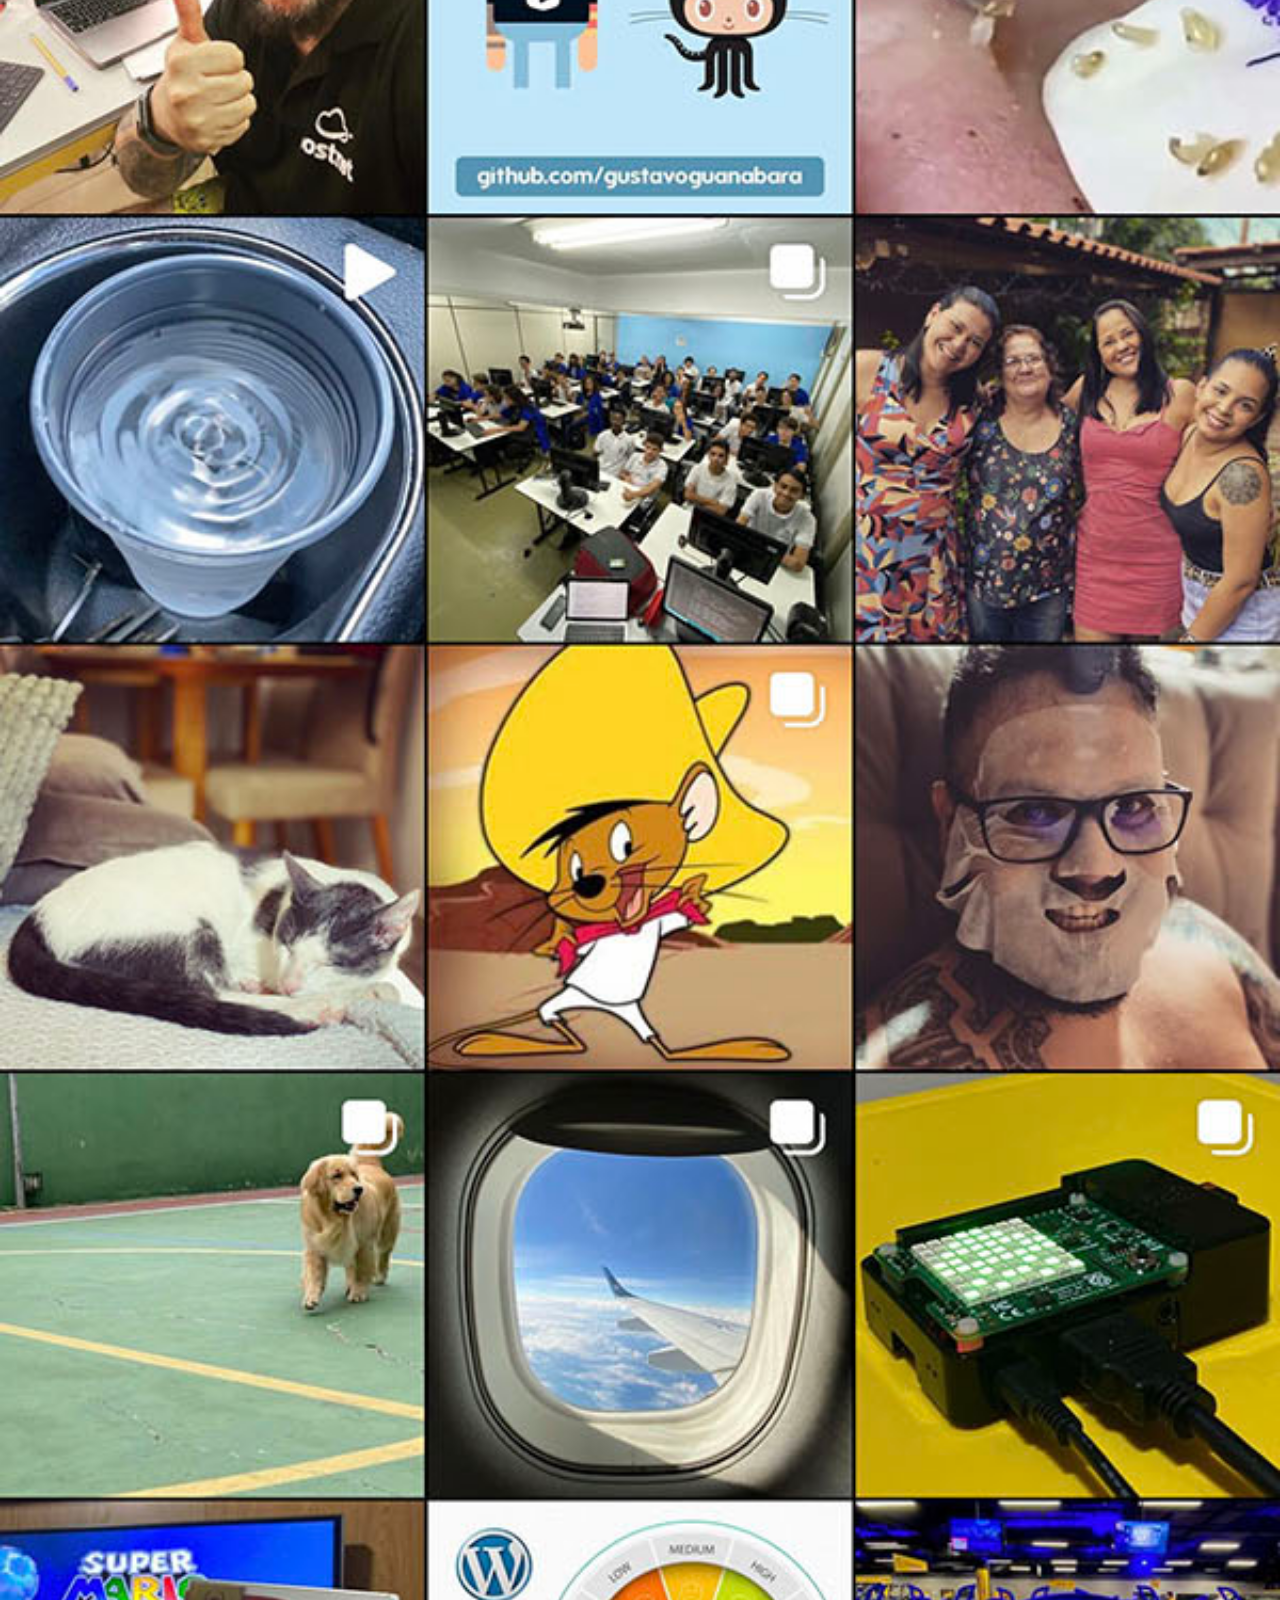
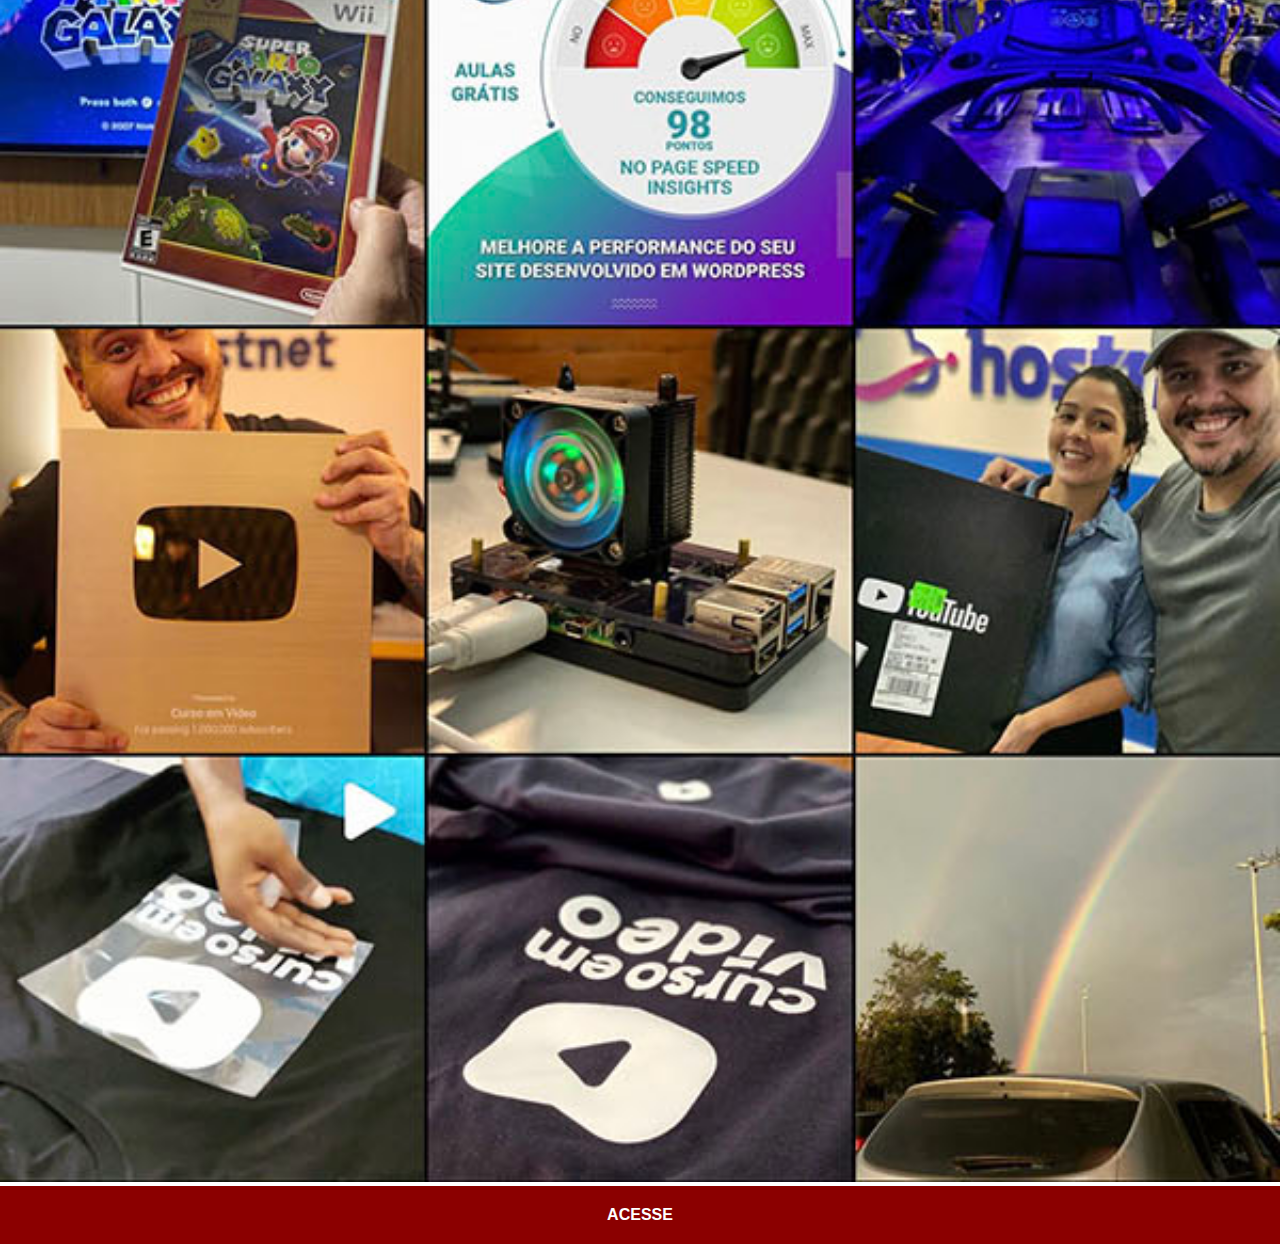
<file: insta.html>
<!DOCTYPE html>
<html lang="pt-br">
<head>
    <meta charset="UTF-8">
    <meta name="viewport" content="width=device-width, initial-scale=1.0">
    <title>Instagram</title>
   <link rel="stylesheet" href="estilos/social.css">
</head>
<body>
    <img src="imagens/tela-instagram.jpg" alt="Instagram">
    <a href="https://www.instagram.com/gustavoguanabara/" target="_blank">ACESSE</a>
</body>
</html>
</file>
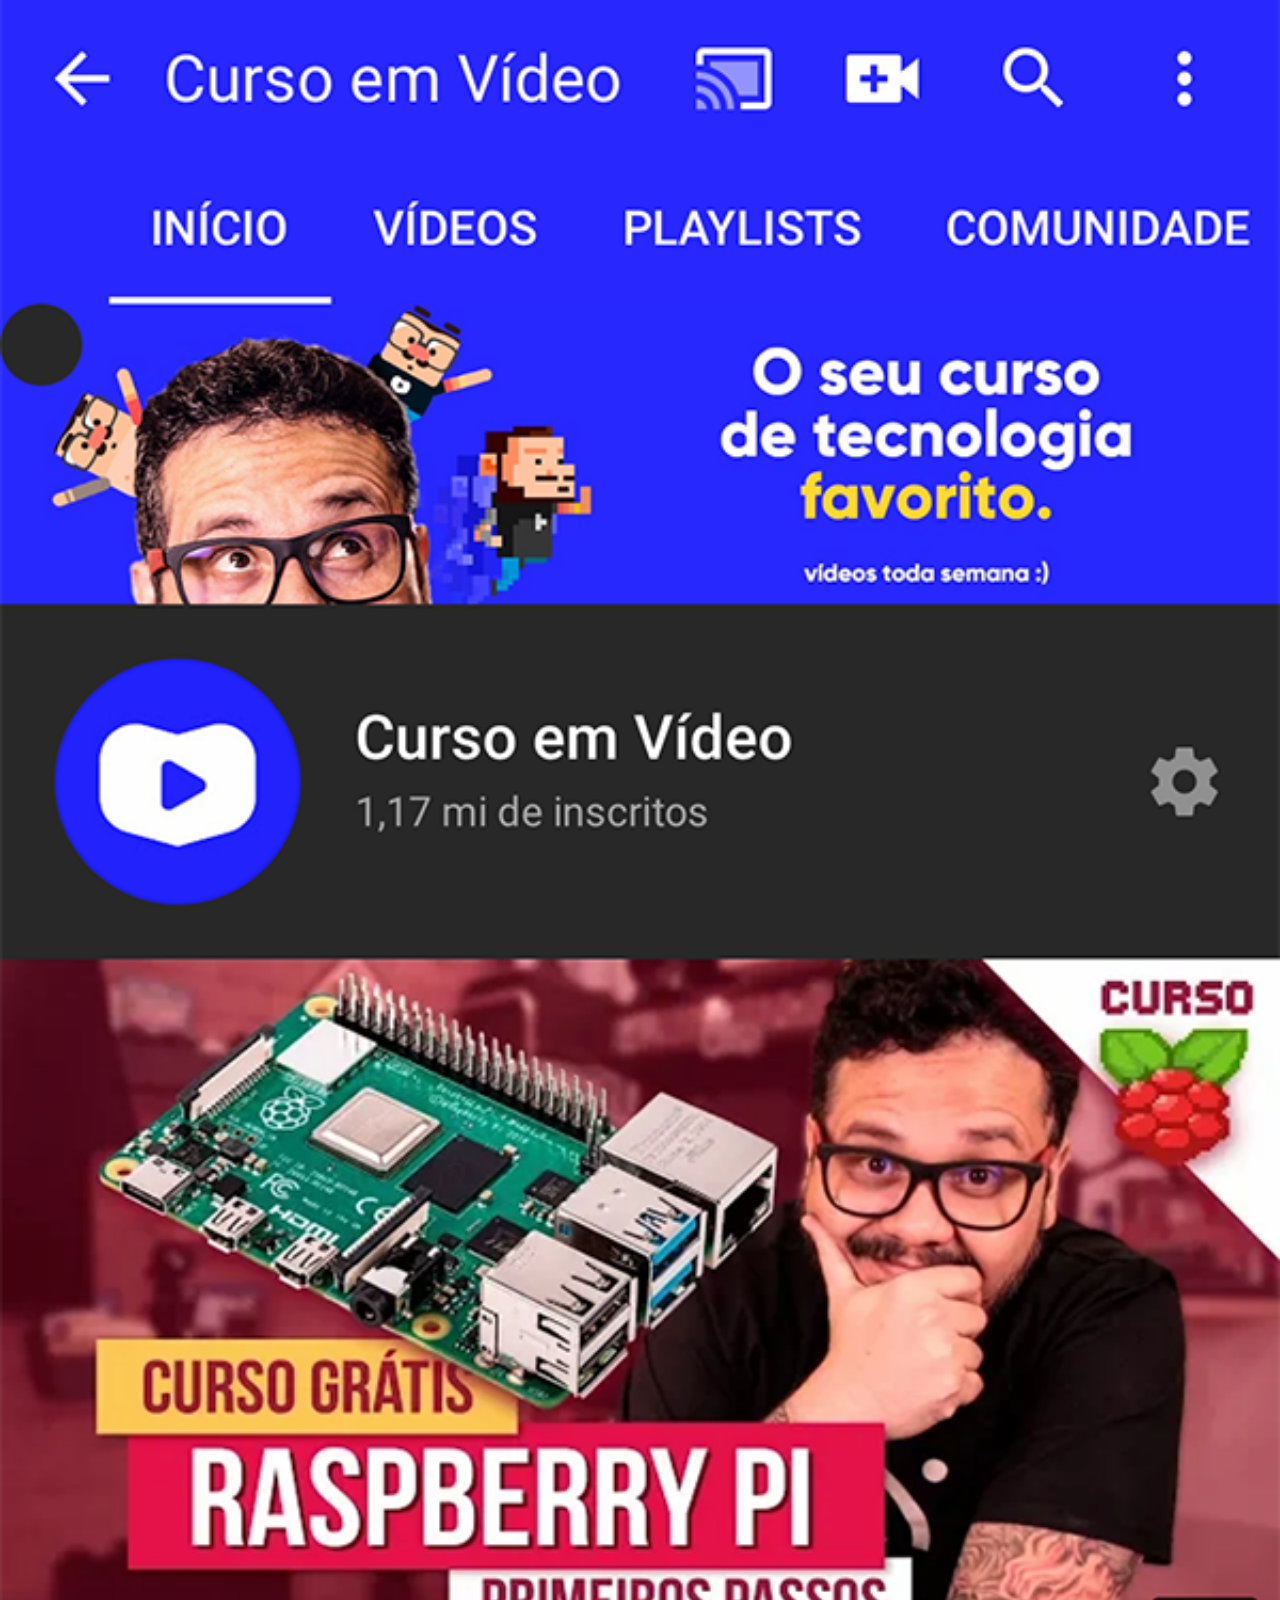
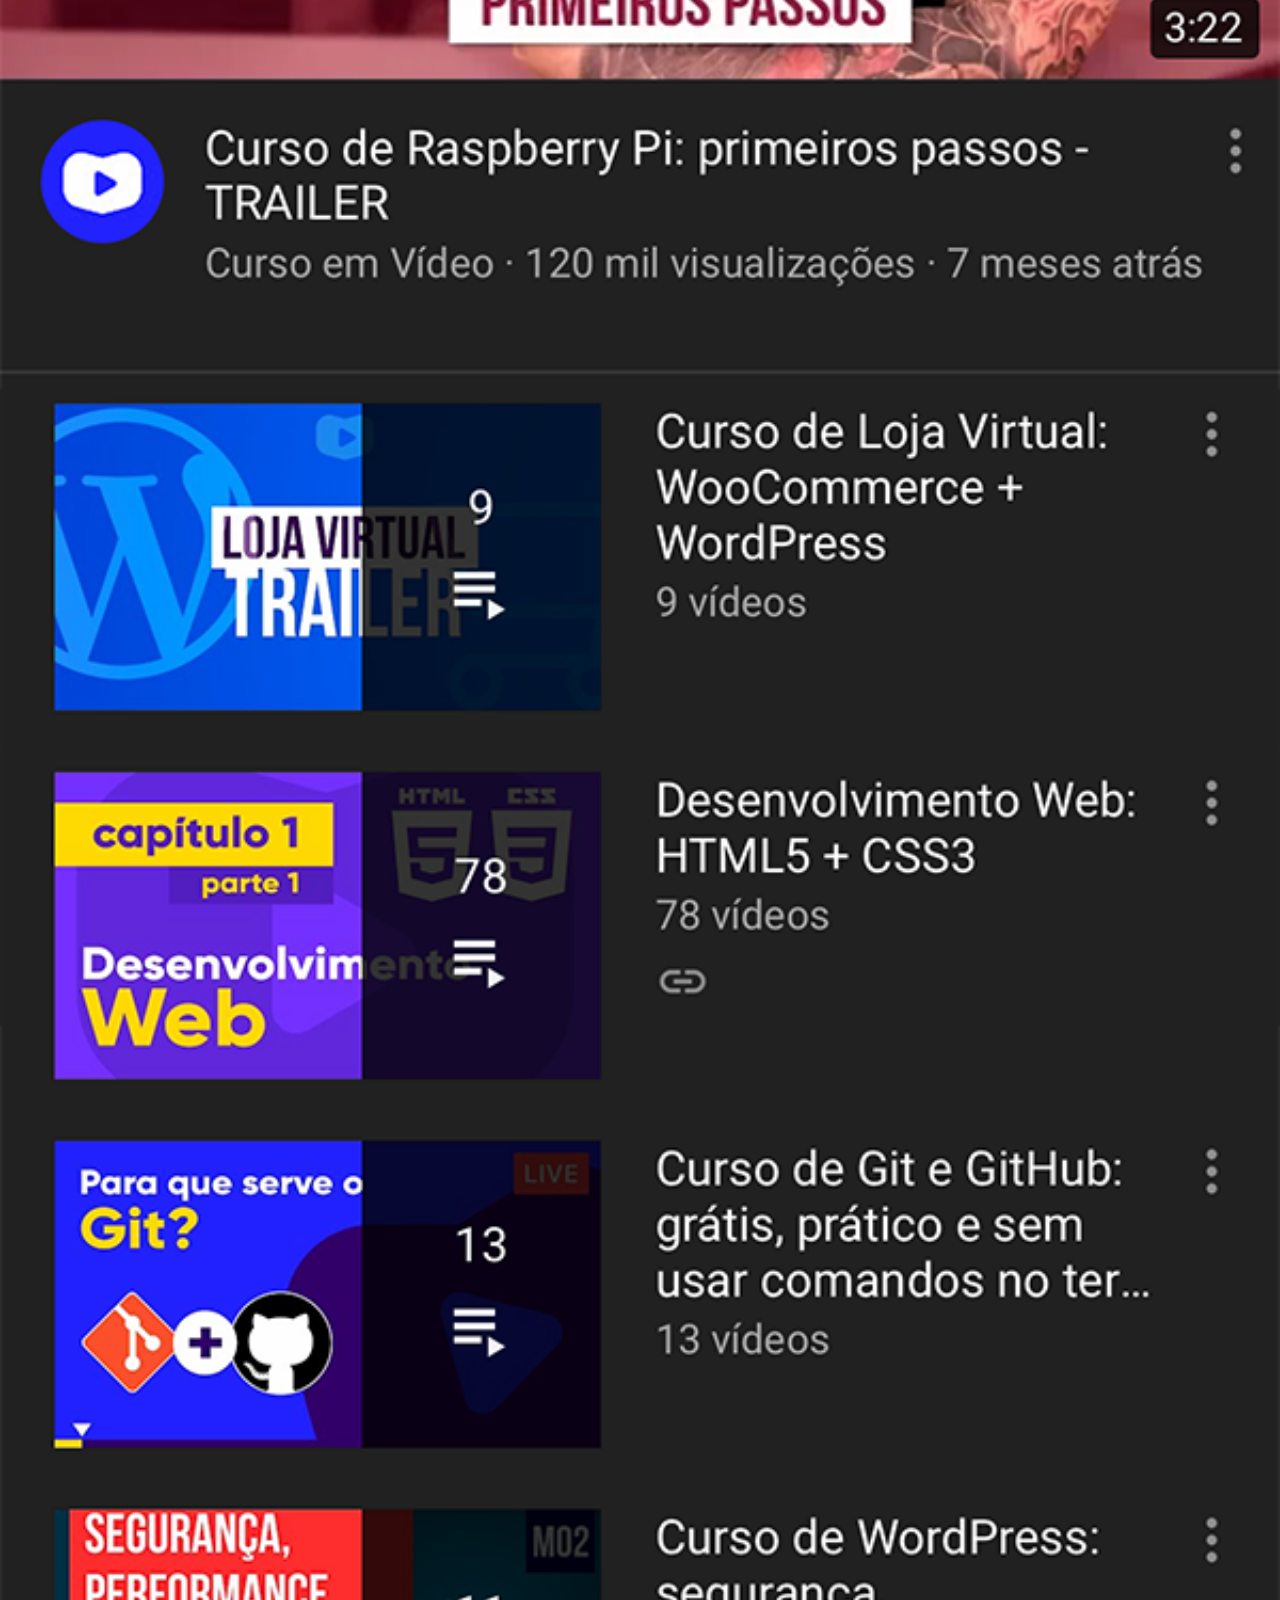
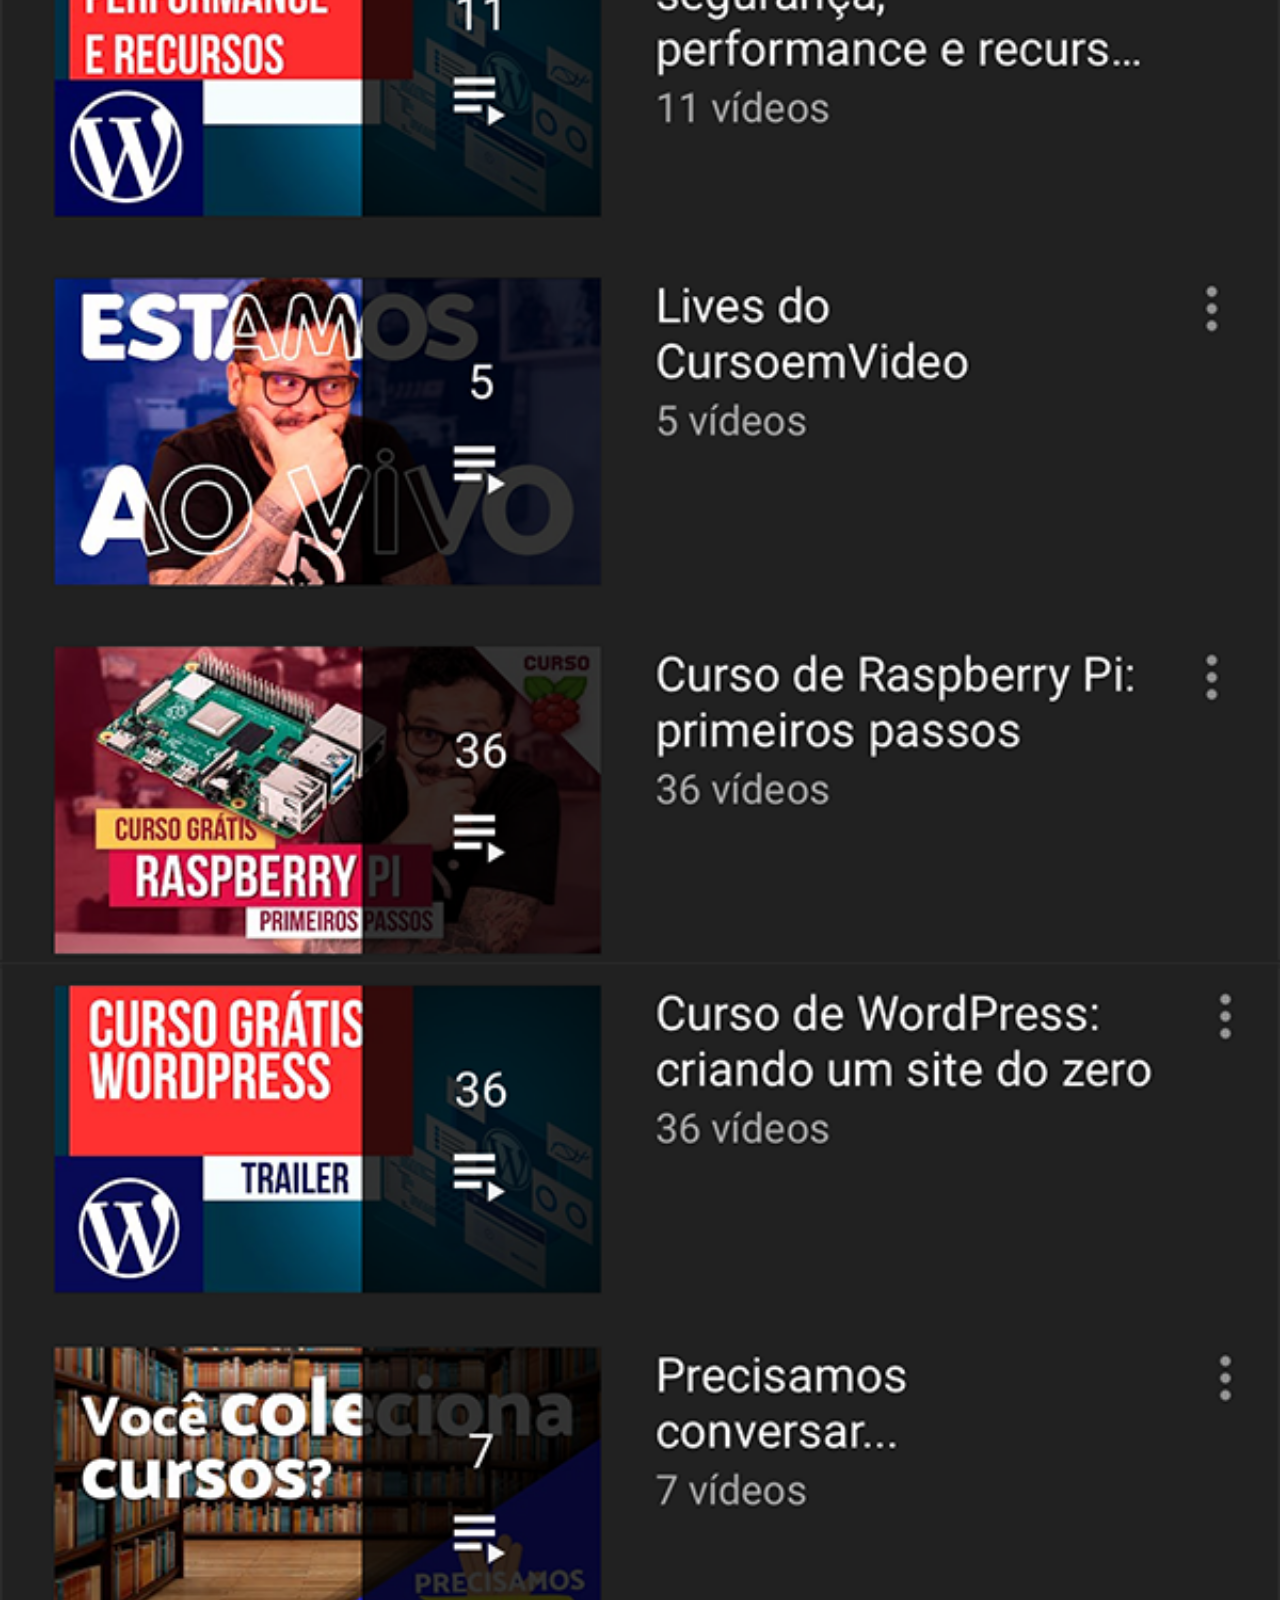
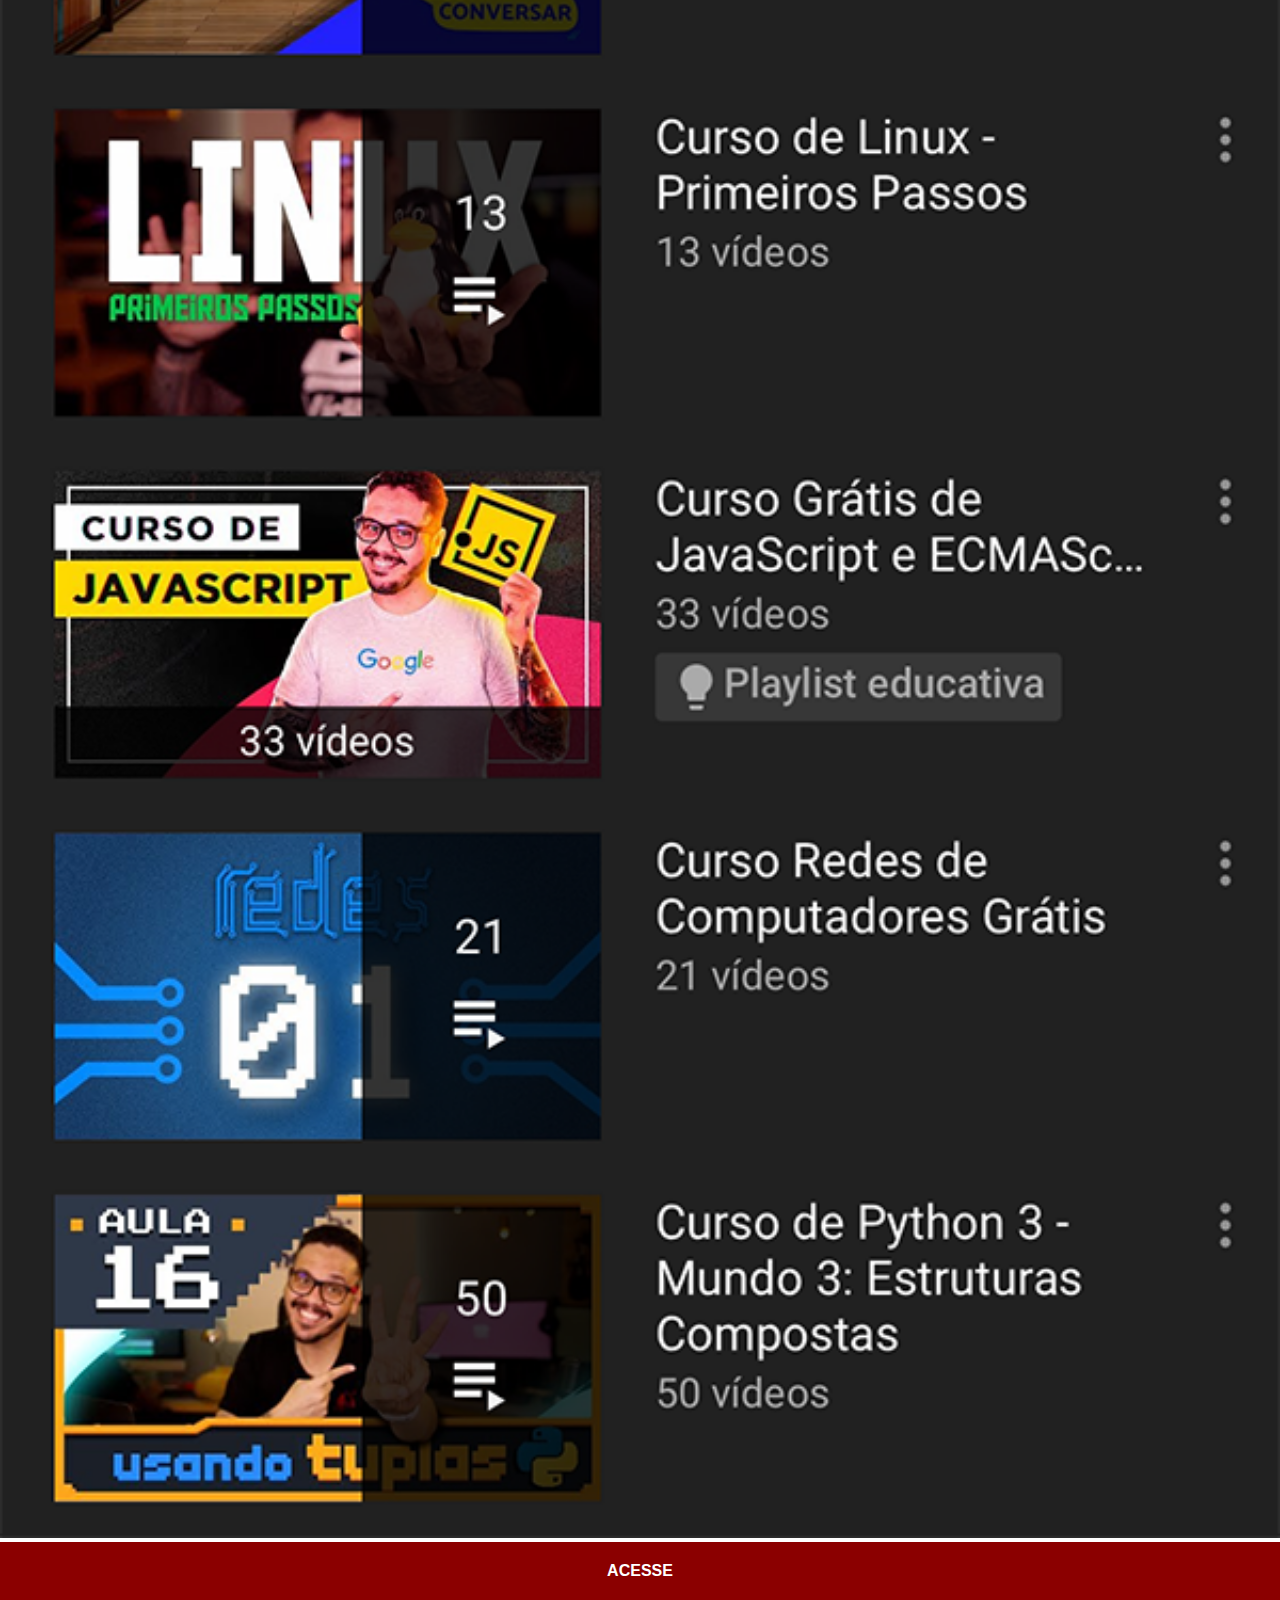
<file: youtube.html>
<!DOCTYPE html>
<html lang="pt-br">
<head>
    <meta charset="UTF-8">
    <meta name="viewport" content="width=device-width, initial-scale=1.0">
    <title>Youtube</title>
    <link rel="stylesheet" href="estilos/social.css">
</head>
<body>
    <img src="imagens/tela-youtube.png" alt="Youtube">
    <a href="https://www.youtube.com/@CursoemVideo/playlists" target="_blank">ACESSE</a>
</body>
</html>
</file>
<file: estilos/style.css>
@charset "UTF-8";

* {
    margin: 0px;
    padding: 0px;
    font-family: Arial, Helvetica, sans-serif;
}

html, body {
    height: 100vh;
    width: 100vw;
    background-color: black;
    
}

body {
    background: url('../imagens/fundo-madeira.jpg') no-repeat top center;
    background-size: cover;
    background-attachment: fixed;
}

main {
    position: relative;
    height: 100vh;
}

section#telefone {
    position: absolute;
    top: 50%;
    left: 50%;
    transform: translate(-50%, -50%);

    height: 627px;
    width: 311px;
    background: url('../imagens/frame-iphone.png') no-repeat;
}

iframe#tela {
    position: relative;
    top: 80px;
    left: 22px;
    width: 267px;
    height: 471px;
}

section#redes-sociais {
    text-align: right;
}

section#redes-sociais img {
    width: 50px;
    margin: 10px;
    border-radius: 50%;
    box-shadow: 2px 2px 5px rgba(0, 0, 0, 0.411);
    box-sizing: border-box;
}

section#redes-sociais img:hover {
    border: 2px solid rgba(255, 255, 255, 0.664);
    transform: translate(-3px, -3px);
    box-shadow: 5px 5px 10px rgba(0, 0, 0, 0.678);
    transition: transform .3s, border 1s ;
}
</file>
<file: estilos/social.css>
@charset "UTF-8";

* {
    margin: 0px;
    padding: 0px;
    font-family: Arial, Helvetica, sans-serif;
}

::-webkit-scrollbar {
    height: 0px;
    width: 0px;
}

img {
    width: 100vw;
}

a {
    display: block;
    background-color: darkred;
    color: white;
    padding: 20px;
    text-align: center;
    font-weight: bolder;
    text-decoration: none;
}

a:hover {
    background-color: red;
}
</file>
